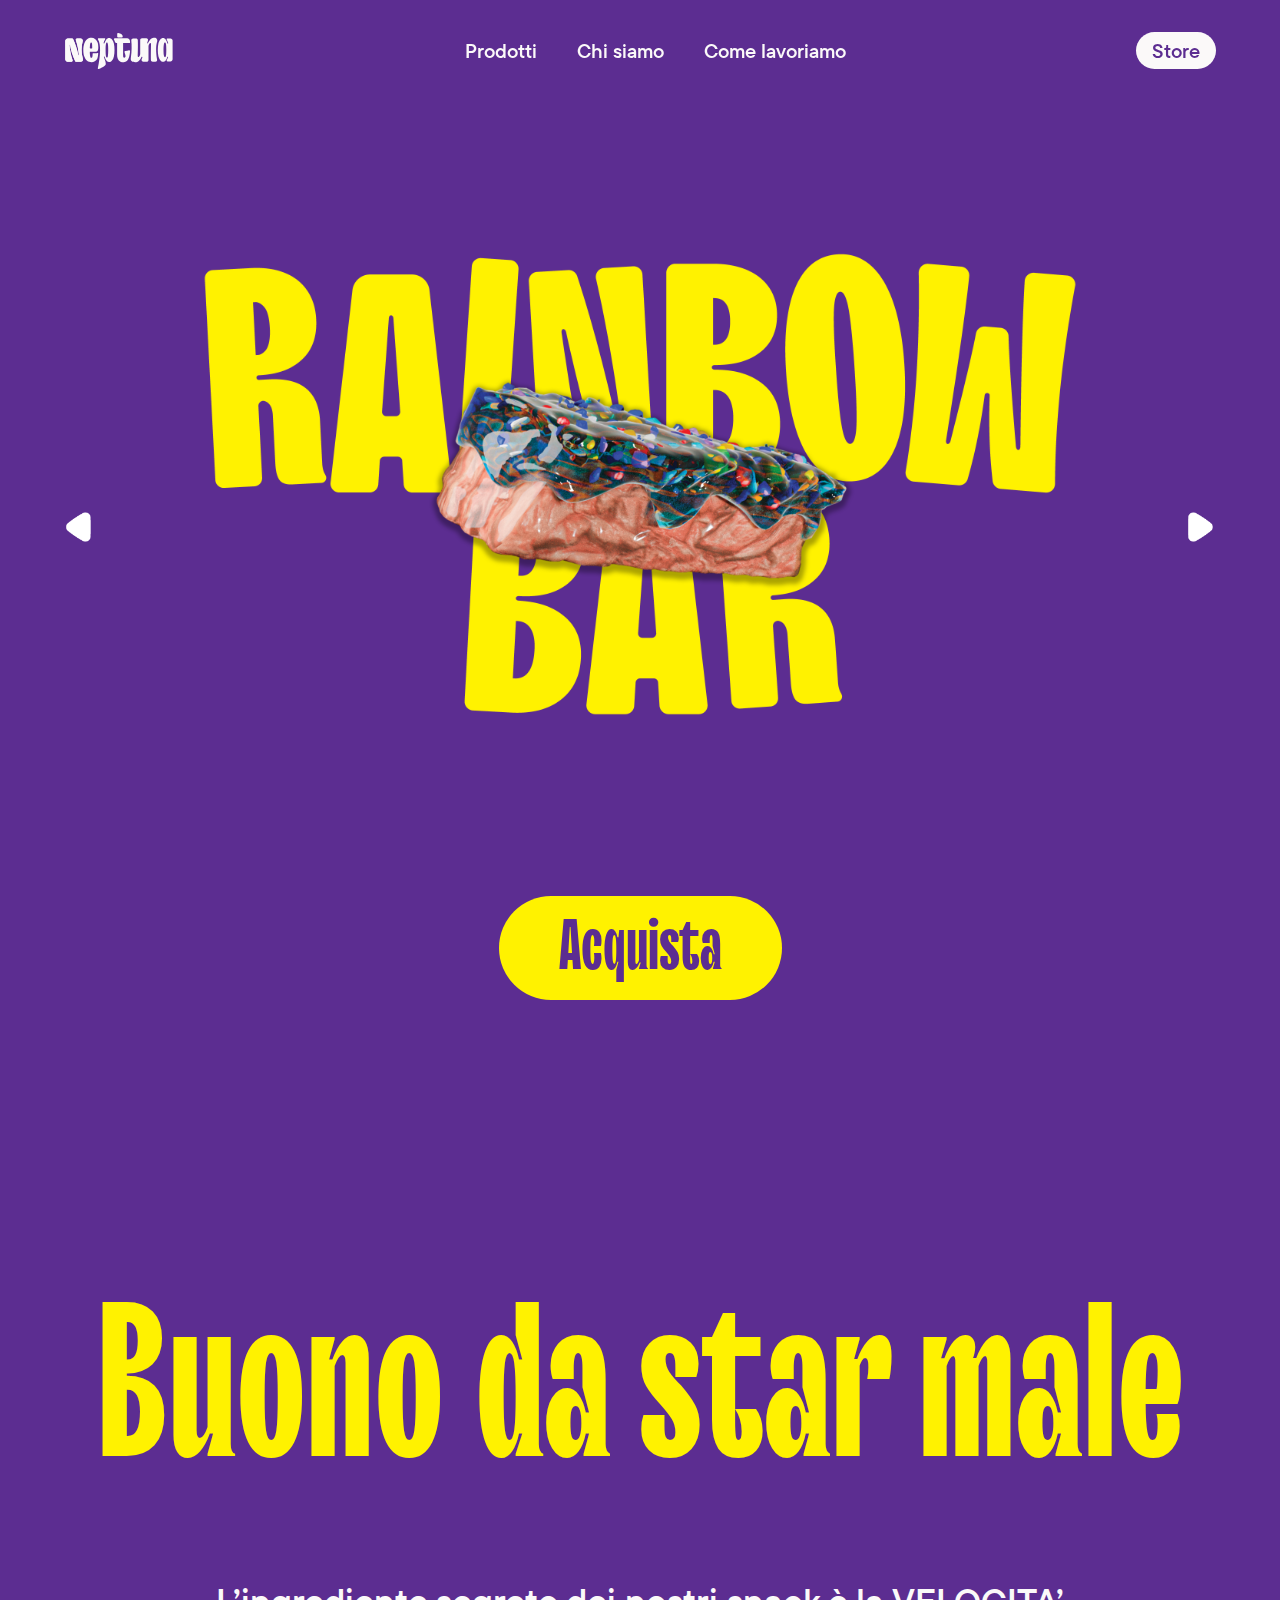
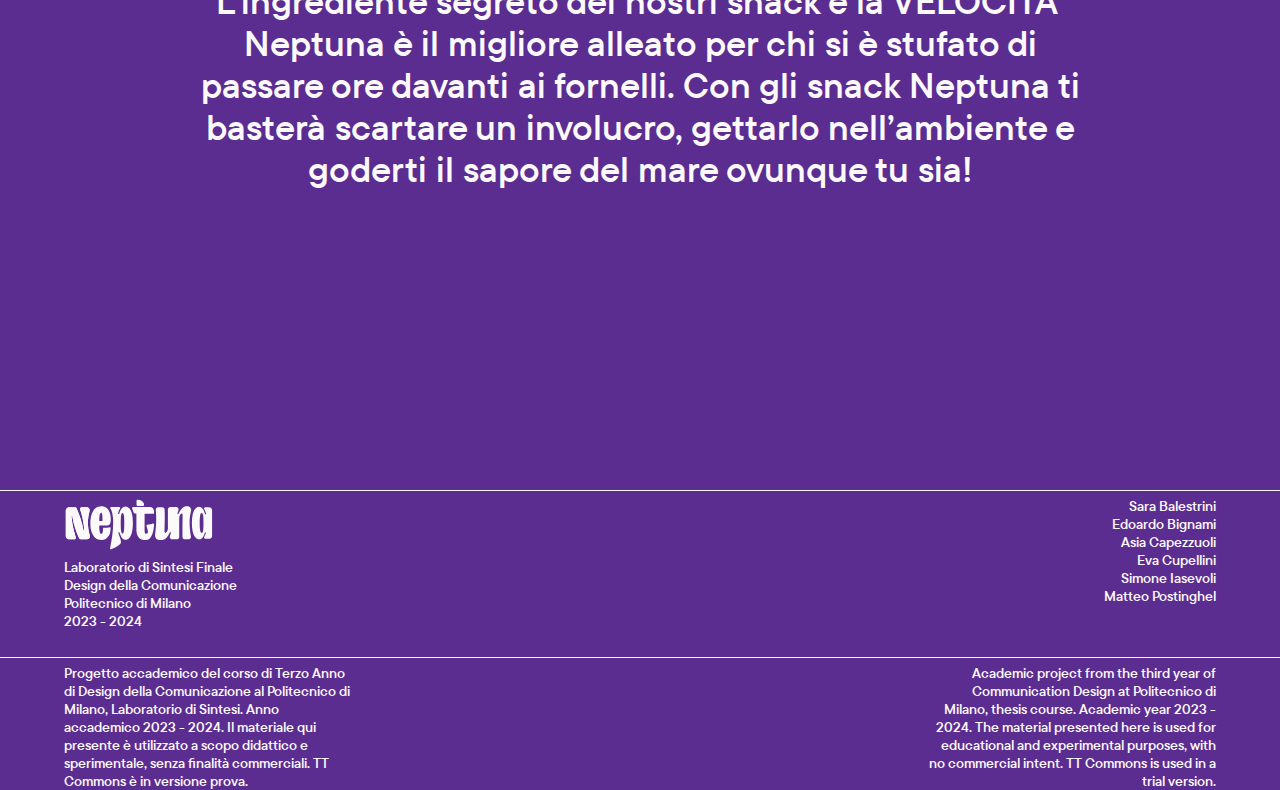
<file: index.html>
<!DOCTYPE html>
<html lang="it" class="page-prodotti">
<head>
    <meta charset="UTF-8">
    <meta name="viewport" content="width=device-width, initial-scale=1.0">
    <link rel="stylesheet" href="index.css">
    <link rel="stylesheet" href="mobile.css">
    <meta name="theme-color" class="background-color"/>
    <title>Neptuna</title>
</head>
<body class="background-color">
    <div class="nav-bar-section">
        <div class="nav-bar">
            <div class="nav-bar-logo">
                <img src="/links/logo/logoNeptuna-white.svg" alt="logoNeptuna-white.svg">
            </div>

            <div class="nav-bar-content">
                <a href="/index.html">Prodotti</a>
                <a href="/chisiamo.html">Chi siamo</a>
                <a href="/comelavoriamo.html">Come lavoriamo</a>
            </div>

            <div class="nav-bar-acquista">
                <a href="/store.html"> 
                    <button>
                        <p>Store</p>
                    </button>
                </a>
            </div>

            <!-- <div class="hamburger_menu">
                <span class="bar"></span>
                <span class="bar"></span>
                <span class="bar"></span>
            </div> -->

        </div>
    </div>

    <div class="margin">
        <div class="slideshow-container">

            <div class="slides">
                <img src="/links/SINTESI_BRAND-IDENTITY_TITOLI-PACK_1.png" alt="RAINBOW BAR">
            </div>

            <div class="slides">
                <img src="/links/SINTESI_BRAND-IDENTITY_TITOLI-PACK_2.png" alt="CHROMA CANDY">
            </div>

            <div class="slides">
                <img src="/links/SINTESI_BRAND-IDENTITY_TITOLI-PACK_3.png" alt="JUMBLE CHIPS">
            </div>

            <a class="prev" onclick="plusSlides(-1)"><img src="/links/prev.png" alt=""></a>
            <a class="next" onclick="plusSlides(1)"><img src="/links/next.png" alt=""></a>
        </div>

        <div class="row extra-margin2" style="display: flex;">
            <a href="/rainbowbar.html" class="acquista-button" data-slide-index="1">
                <button>
                    <h1 style="color: #5C2D91;">Acquista</h1>
                </button>
            </a>
        
            <a href="/chromacandy.html" class="acquista-button" data-slide-index="2">
                <button>
                    <h1 style="color: #ED1164;">Acquista</h1>
                </button>
            </a>
        
            <a href="/jumblechips.html" class="acquista-button" data-slide-index="3">
                <button>
                    <h1 style="color: #F37021;">Acquista</h1>
                </button>
            </a>
        </div>

        <div class="row extra-margin">
            <h1 class="text-center yellow text-bigger1"> Buono da star male</h1>
        </div>

        <div class="row extra-margin2">
            <p class="text-center white text-bigger2" style="max-width: 900px;">
                L’ingrediente segreto dei nostri snack è la VELOCITA’ 
                <br>
                Neptuna è il migliore alleato per chi si è stufato di passare ore davanti ai fornelli.
                Con gli snack Neptuna ti basterà scartare un involucro, gettarlo nell’ambiente e 
                goderti il sapore del mare ovunque tu sia!
            </p>
        </div>

    </div>


    <hr class="line1">

    <div class="footer">

        <div>
            <img src="/links/logo/logoNeptuna-white.svg" alt="logoNeptuna-white" class="footer-logo">
            <p>
                Laboratorio di Sintesi Finale <br>
                Design della Comunicazione <br>
                Politecnico di Milano <br>
                2023 - 2024
            </p>
        </div>

        <br>

        <div>
            <p> 
                Sara Balestrini<br>
                Edoardo Bignami <br>
                Asia Capezzuoli<br>
                Eva Cupellini<br>
                Simone Iasevoli<br>
                Matteo Postinghel
            </p>
        </div>


        
    </div>
    <hr class="line1">

    <div class="rights">

        <div>
            <p>
                Progetto accademico del corso di Terzo Anno di Design della Comunicazione al Politecnico di Milano, 
                Laboratorio di Sintesi. Anno accademico 2023 - 2024. 
                Il materiale qui presente è utilizzato a scopo didattico e sperimentale, 
                senza finalità commerciali. TT Commons è in versione prova.
            </p>
        </div>

        <div>
            <p>
                Academic project from the third year of Communication Design at Politecnico di Milano, 
                thesis course. Academic year 2023 - 2024.
                The material presented here is used for educational and experimental purposes, 
                with no commercial intent. TT Commons is used in a trial version.
            </p>
        </div>

    </div>

</div>
    

    <script src="index.js"></script>
</body>
</html>
</file>
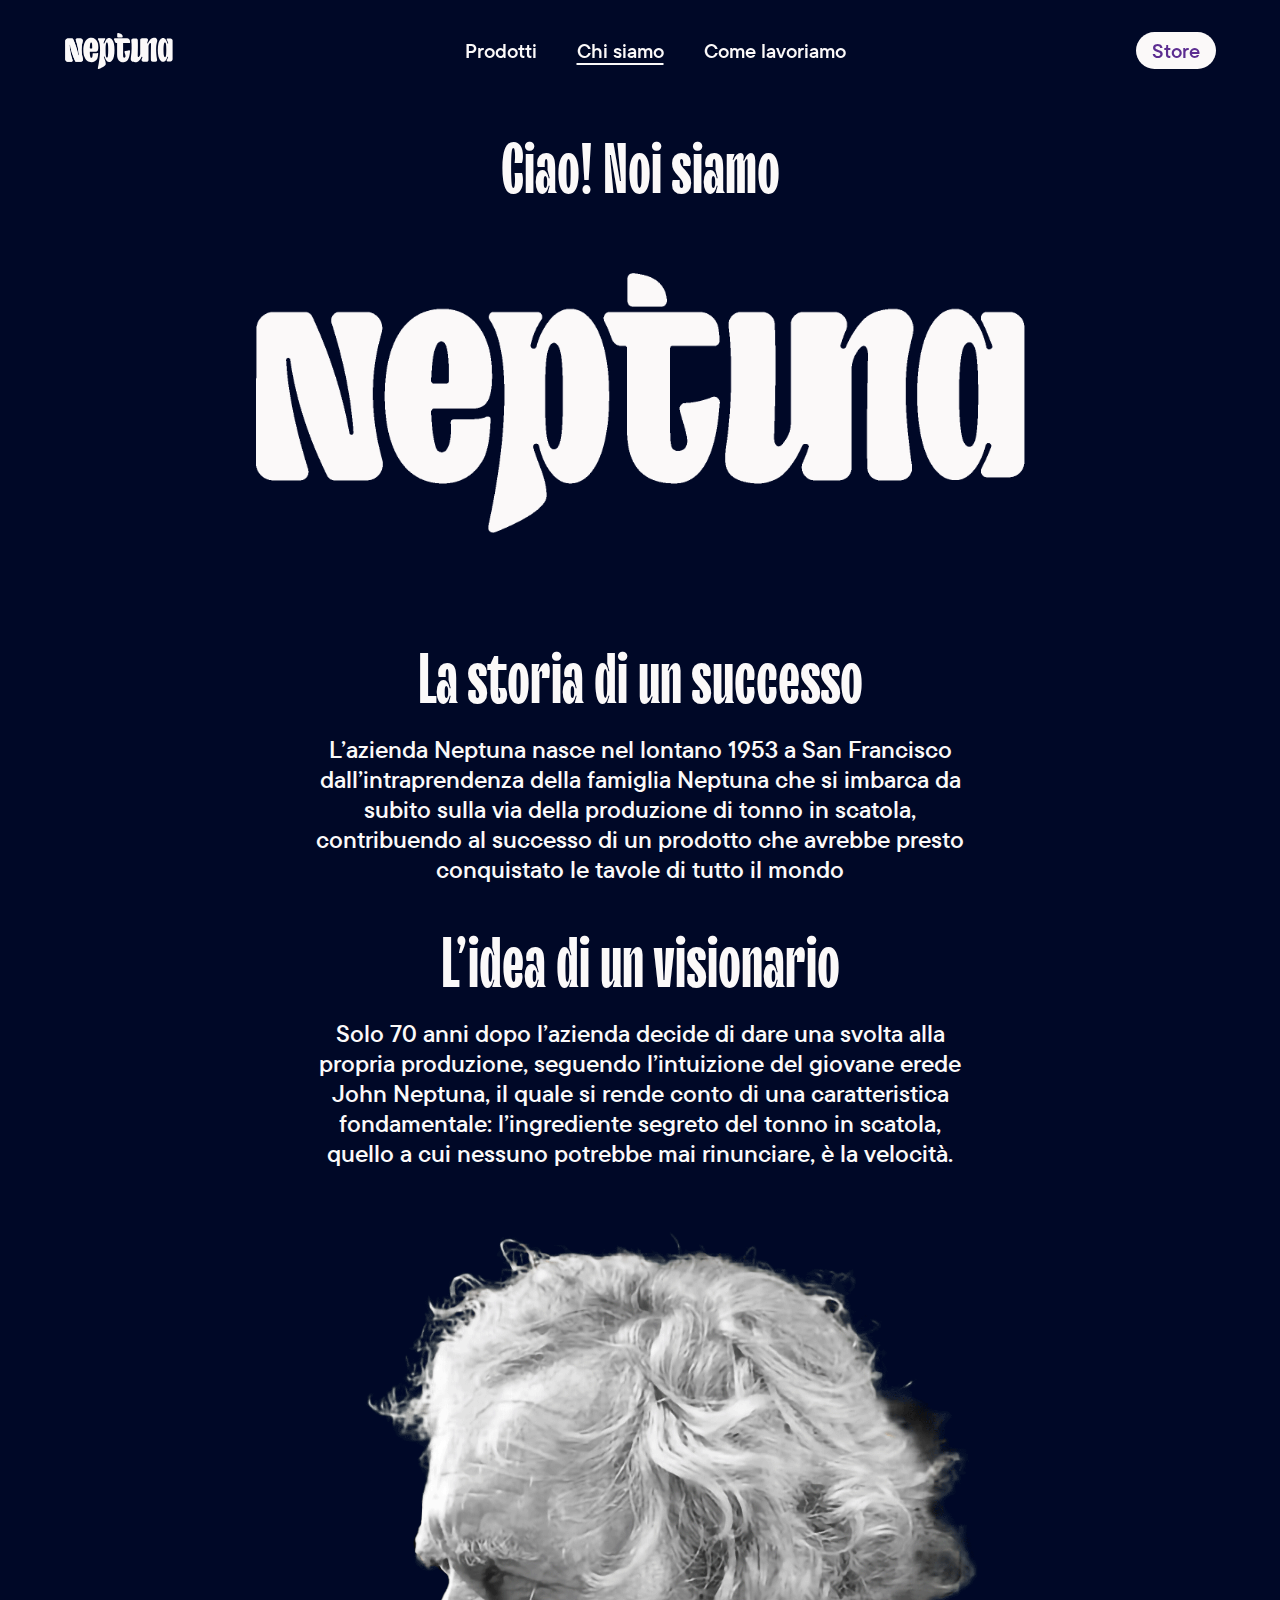
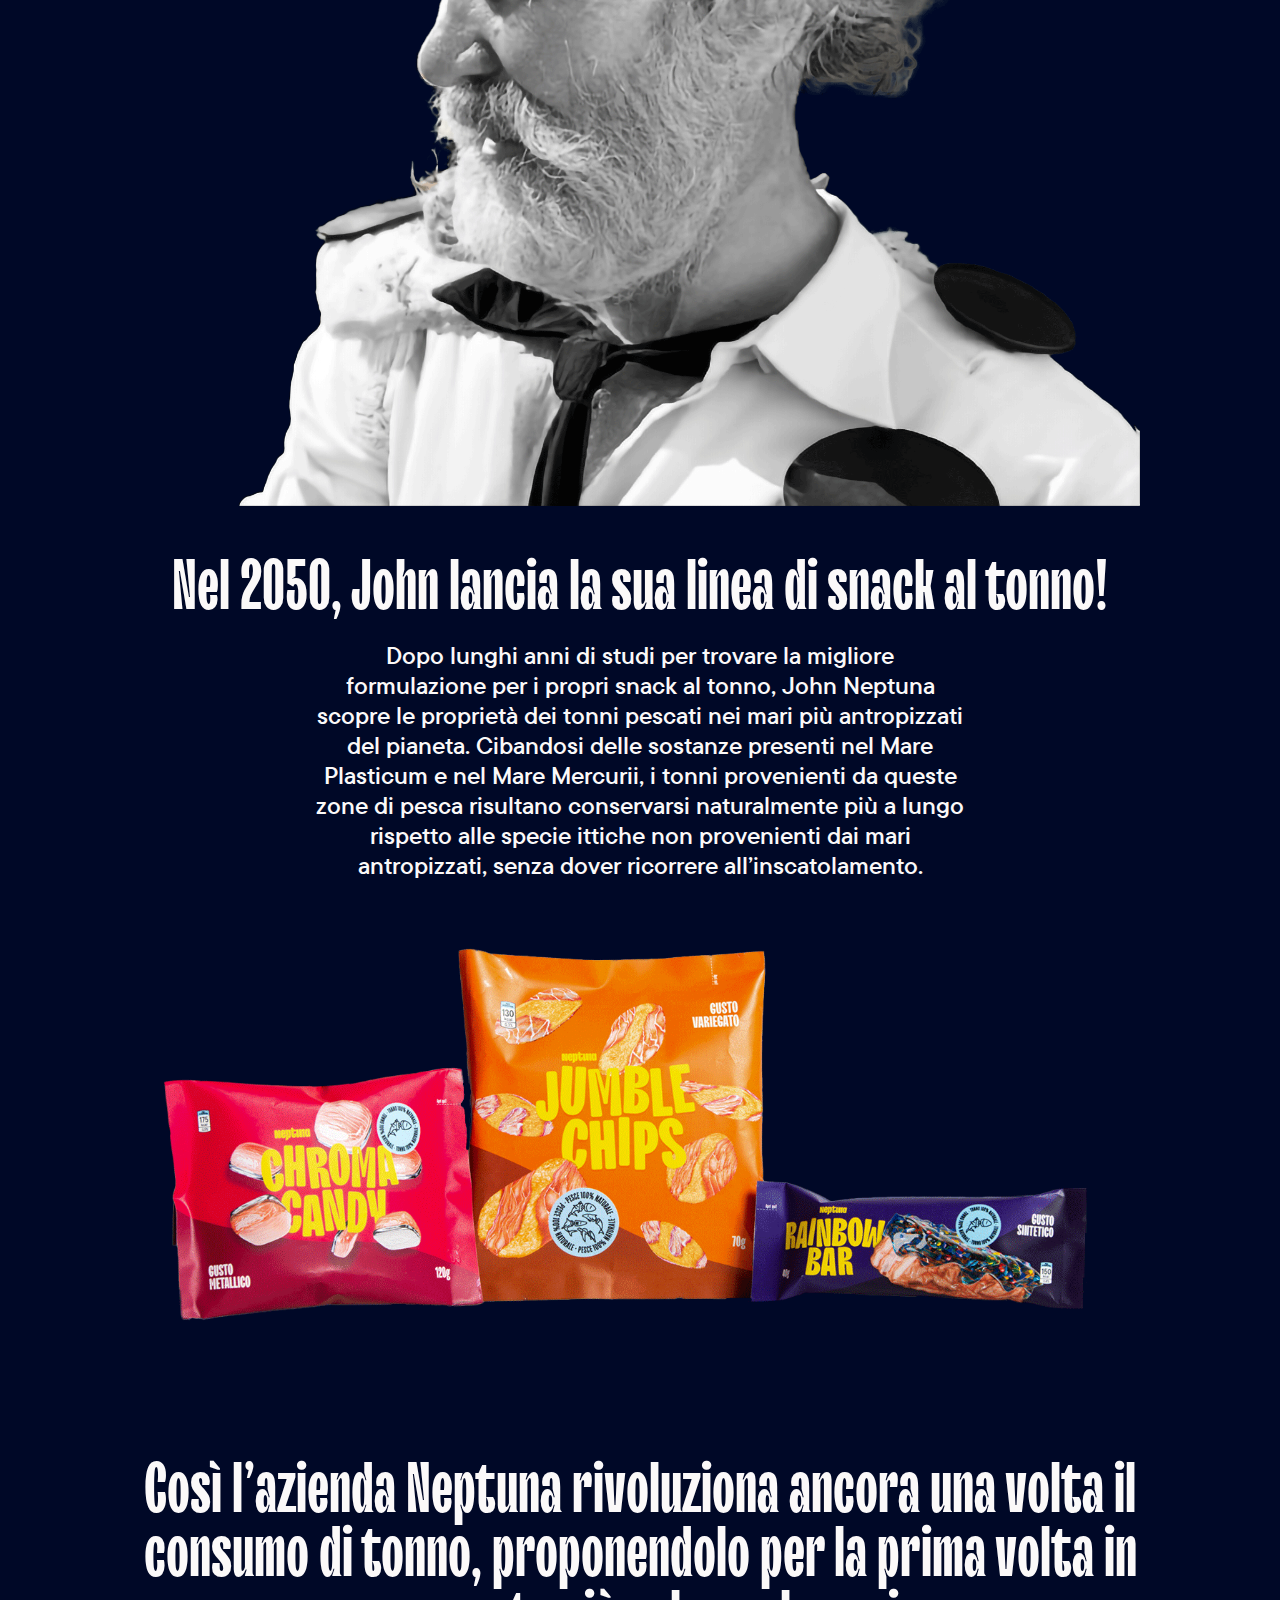
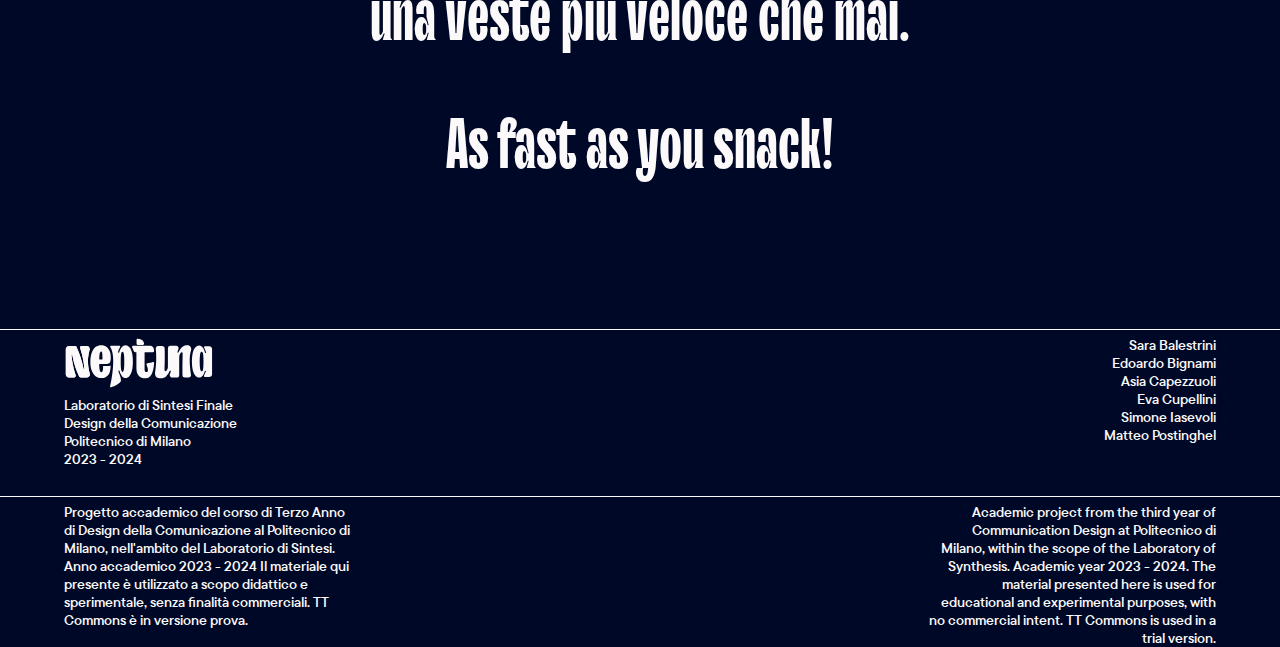
<file: chisiamo.html>
<!DOCTYPE html>
<html lang="it" class="page-chisiamo">
<head>
    <meta charset="UTF-8">
    <meta name="viewport" content="width=device-width, initial-scale=1.0">
    <link rel="stylesheet" href="index.css">
    <link rel="stylesheet" href="mobile.css">
    <meta name="theme-color" content="#FBF9F9"/>
    <title>Neptuna</title>
</head>
<body style="background-color: var(--tertiary-color);">
    <div class="nav-bar-section">
        <div class="nav-bar">
            <div class="nav-bar-logo">
                <img src="/links/logo/logoNeptuna-white.svg" alt="logoNeptuna-white.svg">
            </div>

            <div class="nav-bar-content">
                <a href="/index.html">Prodotti</a>
                <a href="/chisiamo.html">Chi siamo</a>
                <a href="/comelavoriamo.html">Come lavoriamo</a>
            </div>

            <div class="nav-bar-acquista">
                <a href="/store.html"> 
                    <button>
                        <p>Store</p>
                    </button>
                </a>
            </div>

            <!-- <div class="hamburger_menu">
                <span class="bar"></span>
                <span class="bar"></span>
                <span class="bar"></span>
            </div> -->

        </div>
    </div>

    <div class="margin">

        <div class="container">

            <div class="row">
                <h1 class="text-center white">Ciao! Noi siamo</h1>
            </div>

            <div class="row">
                <img src="/links/logo/logoNeptuna-whiteBig.png" alt="logoNeptuna-whiteBig" style="max-width:2000px;">
            </div>

            <div class="row">
                <h1 class="text-center white">La storia di un successo</h1>
            </div>

            <div class="row" style="margin-top: -30px;">
                <p class="text-center white" style="max-width: 650px;">
                    L’azienda Neptuna nasce nel lontano 1953 a
                    San Francisco dall’intraprendenza della famiglia
                    Neptuna che si imbarca da subito sulla via della
                    produzione di tonno in scatola, contribuendo al
                    successo di un prodotto che avrebbe presto conquistato le tavole di tutto il mondo
                </p>
            </div>

            <div class="row">
                <h1 class="text-center white">
                    L’idea di un visionario
                </h1>
            </div>

            <div class="row" style="margin-top: -30px;">
                <p class="text-center white" style="max-width: 650px;">
                    Solo 70 anni dopo l’azienda decide di dare una svolta alla propria produzione, seguendo
                    l’intuizione del giovane erede John Neptuna, il quale si rende conto di una caratteristica
                    fondamentale: l’ingrediente segreto del tonno in scatola, quello a cui nessuno potrebbe mai
                    rinunciare, è la velocità.
                </p>
            </div>


            <div class="row">
                <img src="/links/john-neptuna.png" alt="john-neptuna" style="max-width: 1000px;">
            </div>

            <div class="row">
                <h1 class="text-center white">
                    Nel 2050, John lancia la sua linea di snack al tonno!
                </h1>
            </div>
            

            <div class="row" style="margin-top: -30px;">
                <p class="text-center white" style="max-width: 650px;">
                    Dopo lunghi anni di studi per trovare la migliore formulazione per i propri snack al tonno, John
                    Neptuna scopre le proprietà dei tonni pescati nei mari più antropizzati del pianeta. Cibandosi
                    delle sostanze presenti nel Mare Plasticum e nel Mare Mercurii, i tonni provenienti da queste
                    zone di pesca risultano conservarsi naturalmente più a lungo rispetto alle specie ittiche non
                    provenienti dai mari antropizzati, senza dover ricorrere all’inscatolamento.
                </p>
            </div>

            <div class="row">
                <img src="/links/pack-1.png" alt="pack-1" style="max-width:2000px;">
            </div>

            <div class="row">
                <h1 class="text-center white" style="max-width: 1000px;">
                    Così l’azienda Neptuna rivoluziona ancora una volta il consumo di tonno, 
                    proponendolo per la prima volta in una veste più veloce che mai. 
                    <br>
                    <br>
                    As fast as you snack!
                </h1>
            </div>

        </div>

    </div>

    <hr class="line1">

    <div class="footer">

        <div>
            <img src="/links/logo/logoNeptuna-white.svg" alt="logoNeptuna-white" class="footer-logo">
            <p>
                Laboratorio di Sintesi Finale <br>
                Design della Comunicazione <br>
                Politecnico di Milano <br>
                2023 - 2024
            </p>
        </div>

        <br>

        <div>
            <p> 
                Sara Balestrini<br>
                Edoardo Bignami <br>
                Asia Capezzuoli<br>
                Eva Cupellini<br>
                Simone Iasevoli<br>
                Matteo Postinghel
            </p>
        </div>


        
    </div>
    <hr class="line1">


    <div class="rights">

        <div>
            <p>
                Progetto accademico del corso di Terzo Anno di Design della Comunicazione al Politecnico di Milano, 
                nell'ambito del Laboratorio di Sintesi. Anno accademico 2023 - 2024
                Il materiale qui presente è utilizzato a scopo didattico e sperimentale, 
                senza finalità commerciali. TT Commons è in versione prova.
            </p>
        </div>

        <div>
            <p>
                Academic project from the third year of Communication Design at Politecnico di Milano, 
                within the scope of the Laboratory of Synthesis. Academic year 2023 - 2024. 
                The material presented here is used for educational and experimental purposes, 
                with no commercial intent. TT Commons is used in a trial version.
            </p>
        </div>

    </div>

</div>
    

</body>
</html>
</file>
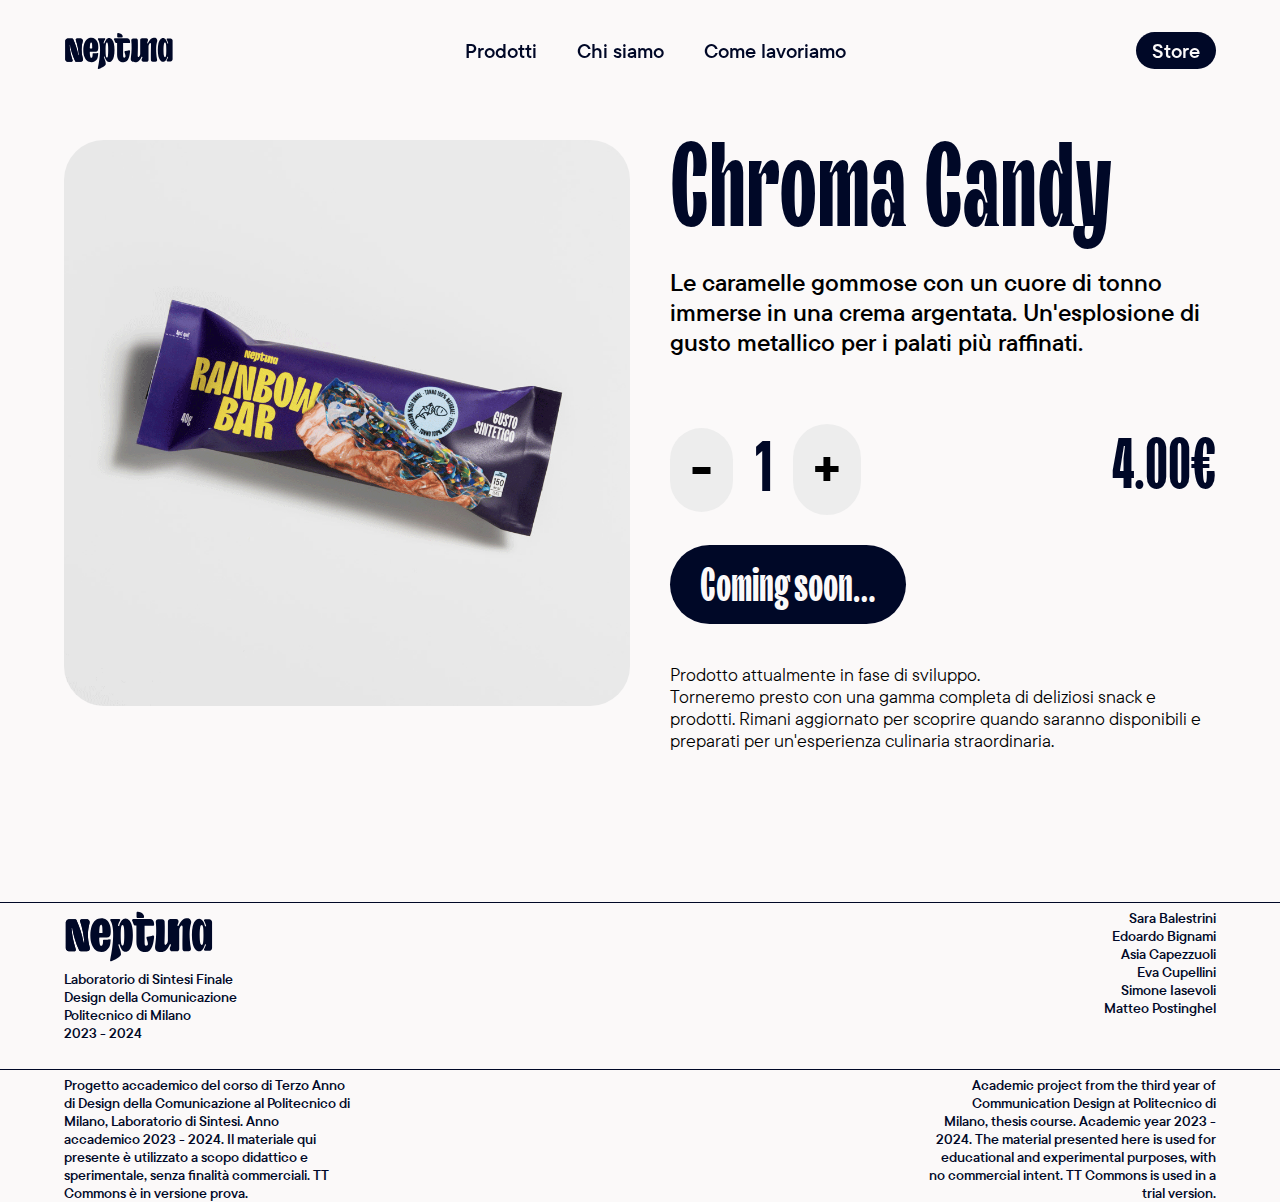
<file: chromacandy.html>
<!DOCTYPE html>
<html lang="it">
<head>
    <meta charset="UTF-8">
    <meta name="viewport" content="width=device-width, initial-scale=1.0">
    <link rel="stylesheet" href="index.css">
    <link rel="stylesheet" href="mobile.css">
    <meta name="theme-color" content="#FBF9F9"/>
    <title>Neptuna</title>
</head>
<body style="background-color: var(--primary-color);">
    <div class="nav-bar-section-2">
        <div class="nav-bar-2">
            <div class="nav-bar-logo-2">
                <img src="/links/logo/logoNeptuna-darkBlue.svg" alt="logoNeptuna-white.svg">
            </div>

            <div class="nav-bar-content-2">
                <a href="/index.html">Prodotti</a>
                <a href="/chisiamo.html">Chi siamo</a>
                <a href="/comelavoriamo.html">Come lavoriamo</a>
            </div>

            <div class="nav-bar-acquista-2">
                <a href="/store.html"> 
                    <button>
                        <p>Store</p>
                    </button>
                </a>
            </div>

            <!-- <div class="hamburger_menu">
                <span class="bar"></span>
                <span class="bar"></span>
                <span class="bar"></span>
            </div> -->

        </div>
    </div>

    <div class="margin">

        <div class="container">

            <div class="row">
                <div class="gallery-left">
                    <img src="links/rainbowbar-3.png" alt="cremona_34" class="slides_1">

                    <img src="links/jumblechips-3.png" alt="cremona_35" class="slides_1">

                    <img src="links/chromacandy-3.png" alt="cremona_36" class="slides_1">
                </div>


                <div class="right" style="display: flex; align-items: center;">
                    <div class="store-info">
                        <h1 class="store-header2">Chroma Candy</h1>
                        <br>
                        <p class="store-description">
                            Le caramelle gommose con un cuore di tonno immerse in una crema argentata. Un'esplosione di gusto metallico per i palati più raffinati.
                        </p>
                        <br>

                        <div style="justify-content: space-between; display: flex; align-items: center; margin-bottom: 30px;">
                            <div class="quantity-clicker">
                                <h1 class="quantity-minus">-</h1>
                                <h1 class="quantity-input">1</h1>
                                <h1 class="quantity-plus">+</h1>
                            </div>


                            <h1 class="store-price">
                                4.00€
                            </h1>
            

                        </div>

        
                        <button class="store-button">
                            <h1>Coming soon...</h1>
                        </button>

                        <p class="store-sub-description">
                            Prodotto attualmente in fase di sviluppo. 
                            <br>
                            Torneremo presto con una gamma completa di deliziosi snack e prodotti. 
                            Rimani aggiornato per scoprire quando saranno disponibili e preparati per un'esperienza culinaria straordinaria.
                        </p>

                    </div>
                </div>
            </div>
        </div>
    </div>

    <hr class="line2">

    <div class="footer-2">

        <div>
            <img src="/links/logo/logoNeptuna-darkBlue.svg" alt="logoNeptuna-darkBlue" class="footer-logo">
            <p>
                Laboratorio di Sintesi Finale <br>
                Design della Comunicazione <br>
                Politecnico di Milano <br>
                2023 - 2024
            </p>
        </div>

        <br>

        <div>
            <p> 
                Sara Balestrini<br>
                Edoardo Bignami <br>
                Asia Capezzuoli<br>
                Eva Cupellini<br>
                Simone Iasevoli<br>
                Matteo Postinghel
            </p>
        </div>


        
    </div>
    <hr class="line2">


    <div class="rights-2">

        <div>
            <p>
                Progetto accademico del corso di Terzo Anno di Design della Comunicazione al Politecnico di Milano, 
                Laboratorio di Sintesi. Anno accademico 2023 - 2024. 
                Il materiale qui presente è utilizzato a scopo didattico e sperimentale, 
                senza finalità commerciali. TT Commons è in versione prova.
            </p>
        </div>

        <div>
            <p>
                Academic project from the third year of Communication Design at Politecnico di Milano, 
                thesis course. Academic year 2023 - 2024.
                The material presented here is used for educational and experimental purposes, 
                with no commercial intent. TT Commons is used in a trial version.
            </p>
        </div>

    </div>

    <script src="store.js"></script>

</div>
    
</body>
</html>
</file>
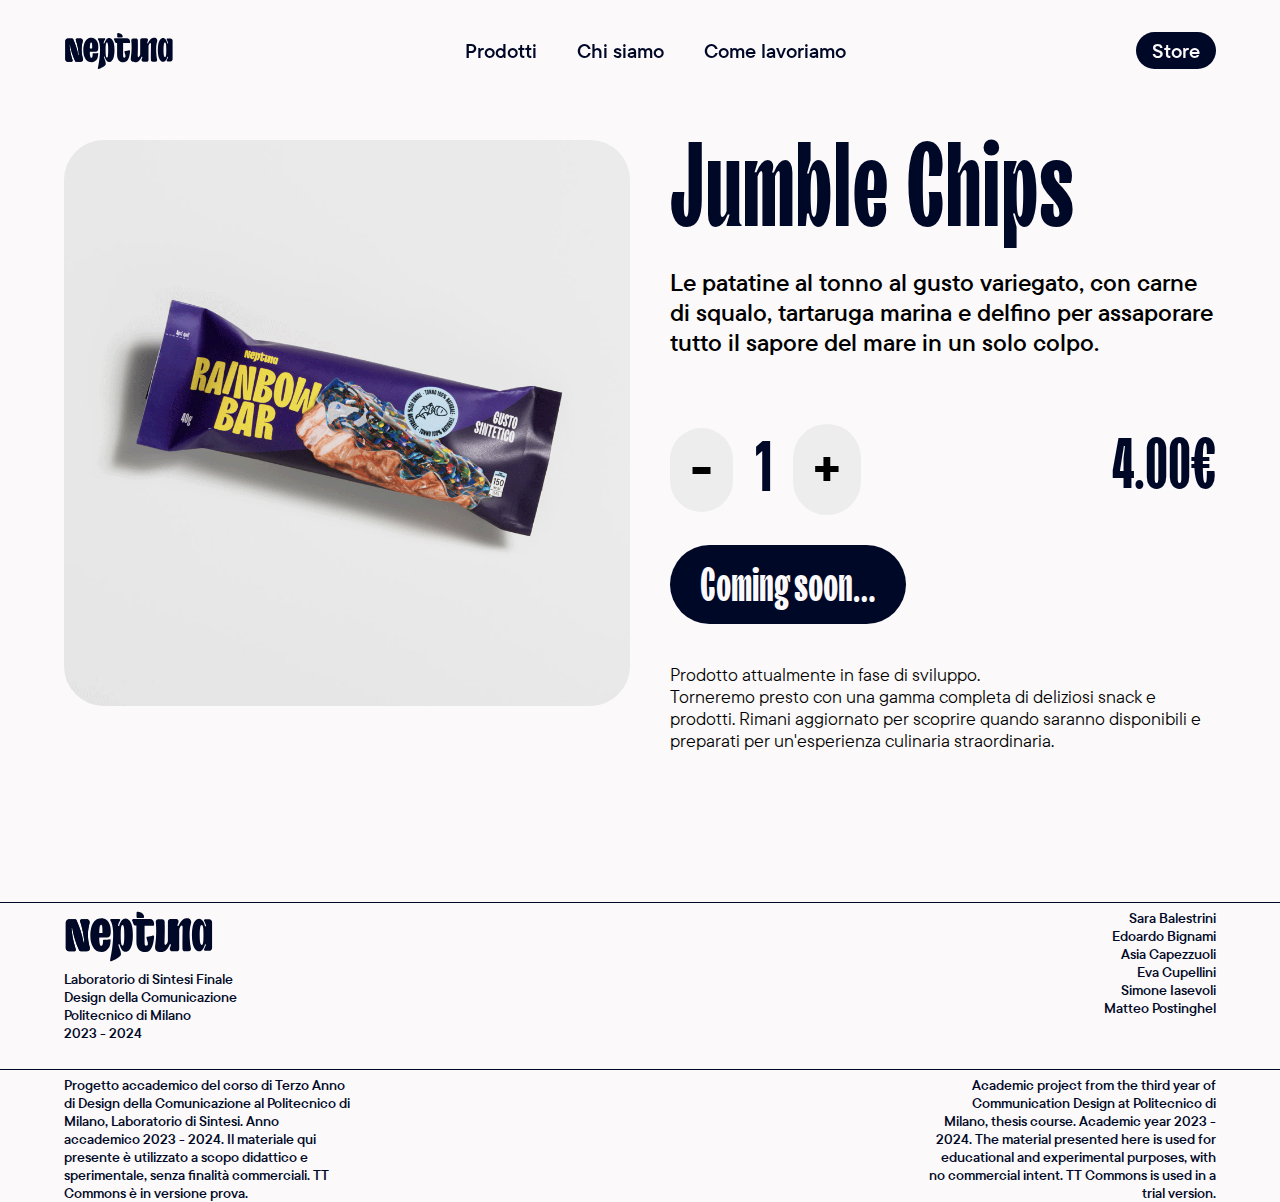
<file: jumblechips.html>
<!DOCTYPE html>
<html lang="it">
<head>
    <meta charset="UTF-8">
    <meta name="viewport" content="width=device-width, initial-scale=1.0">
    <link rel="stylesheet" href="index.css">
    <link rel="stylesheet" href="mobile.css">
    <meta name="theme-color" content="#FBF9F9"/>
    <title>Neptuna</title>
</head>
<body style="background-color: var(--primary-color);">
    <div class="nav-bar-section-2">
        <div class="nav-bar-2">
            <div class="nav-bar-logo-2">
                <img src="/links/logo/logoNeptuna-darkBlue.svg" alt="logoNeptuna-white.svg">
            </div>

            <div class="nav-bar-content-2">
                <a href="/index.html">Prodotti</a>
                <a href="/chisiamo.html">Chi siamo</a>
                <a href="/comelavoriamo.html">Come lavoriamo</a>
            </div>

            <div class="nav-bar-acquista-2">
                <a href="/store.html"> 
                    <button>
                        <p>Store</p>
                    </button>
                </a>
            </div>

            <!-- <div class="hamburger_menu">
                <span class="bar"></span>
                <span class="bar"></span>
                <span class="bar"></span>
            </div> -->

        </div>
    </div>

    <div class="margin">

        <div class="container">

            <div class="row">
                <div class="gallery-left">
                    <img src="links/rainbowbar-3.png" alt="cremona_34" class="slides_1">

                    <img src="links/jumblechips-3.png" alt="cremona_35" class="slides_1">

                    <img src="links/chromacandy-3.png" alt="cremona_36" class="slides_1">
                </div>


                <div class="right" style="display: flex; align-items: center;">
                    <div class="store-info">
                        <h1 class="store-header2">Jumble Chips</h1>
                        <br>
                        <p class="store-description">
                            

                            Le patatine al tonno al gusto variegato, con carne di squalo, tartaruga marina e delfino per assaporare tutto il sapore del mare in un solo colpo.
                        </p>
                        <br>

                        <div style="justify-content: space-between; display: flex; align-items: center; margin-bottom: 30px;">
                            <div class="quantity-clicker">
                                <h1 class="quantity-minus">-</h1>
                                <h1 class="quantity-input">1</h1>
                                <h1 class="quantity-plus">+</h1>
                            </div>


                            <h1 class="store-price">
                                4.00€
                            </h1>
            

                        </div>

        
                        <button class="store-button">
                            <h1>Coming soon...</h1>
                        </button>


                        <p class="store-sub-description">
                            Prodotto attualmente in fase di sviluppo. 
                            <br>
                            Torneremo presto con una gamma completa di deliziosi snack e prodotti. 
                            Rimani aggiornato per scoprire quando saranno disponibili e preparati per un'esperienza culinaria straordinaria.
                        </p>

                    </div>
                </div>
            </div>
        </div>
    </div>

    <hr class="line2">

    <div class="footer-2">

        <div>
            <img src="/links/logo/logoNeptuna-darkBlue.svg" alt="logoNeptuna-darkBlue" class="footer-logo">
            <p>
                Laboratorio di Sintesi Finale <br>
                Design della Comunicazione <br>
                Politecnico di Milano <br>
                2023 - 2024
            </p>
        </div>

        <br>

        <div>
            <p> 
                Sara Balestrini<br>
                Edoardo Bignami <br>
                Asia Capezzuoli<br>
                Eva Cupellini<br>
                Simone Iasevoli<br>
                Matteo Postinghel
            </p>
        </div>


        
    </div>
    <hr class="line2">


    <div class="rights-2">

        <div>
            <p>
                Progetto accademico del corso di Terzo Anno di Design della Comunicazione al Politecnico di Milano, 
                Laboratorio di Sintesi. Anno accademico 2023 - 2024. 
                Il materiale qui presente è utilizzato a scopo didattico e sperimentale, 
                senza finalità commerciali. TT Commons è in versione prova.
            </p>
        </div>

        <div>
            <p>
                Academic project from the third year of Communication Design at Politecnico di Milano, 
                thesis course. Academic year 2023 - 2024.
                The material presented here is used for educational and experimental purposes, 
                with no commercial intent. TT Commons is used in a trial version.
            </p>
        </div>

    </div>

    <script src="store.js"></script>

</div>
    
</body>
</html>
</file>
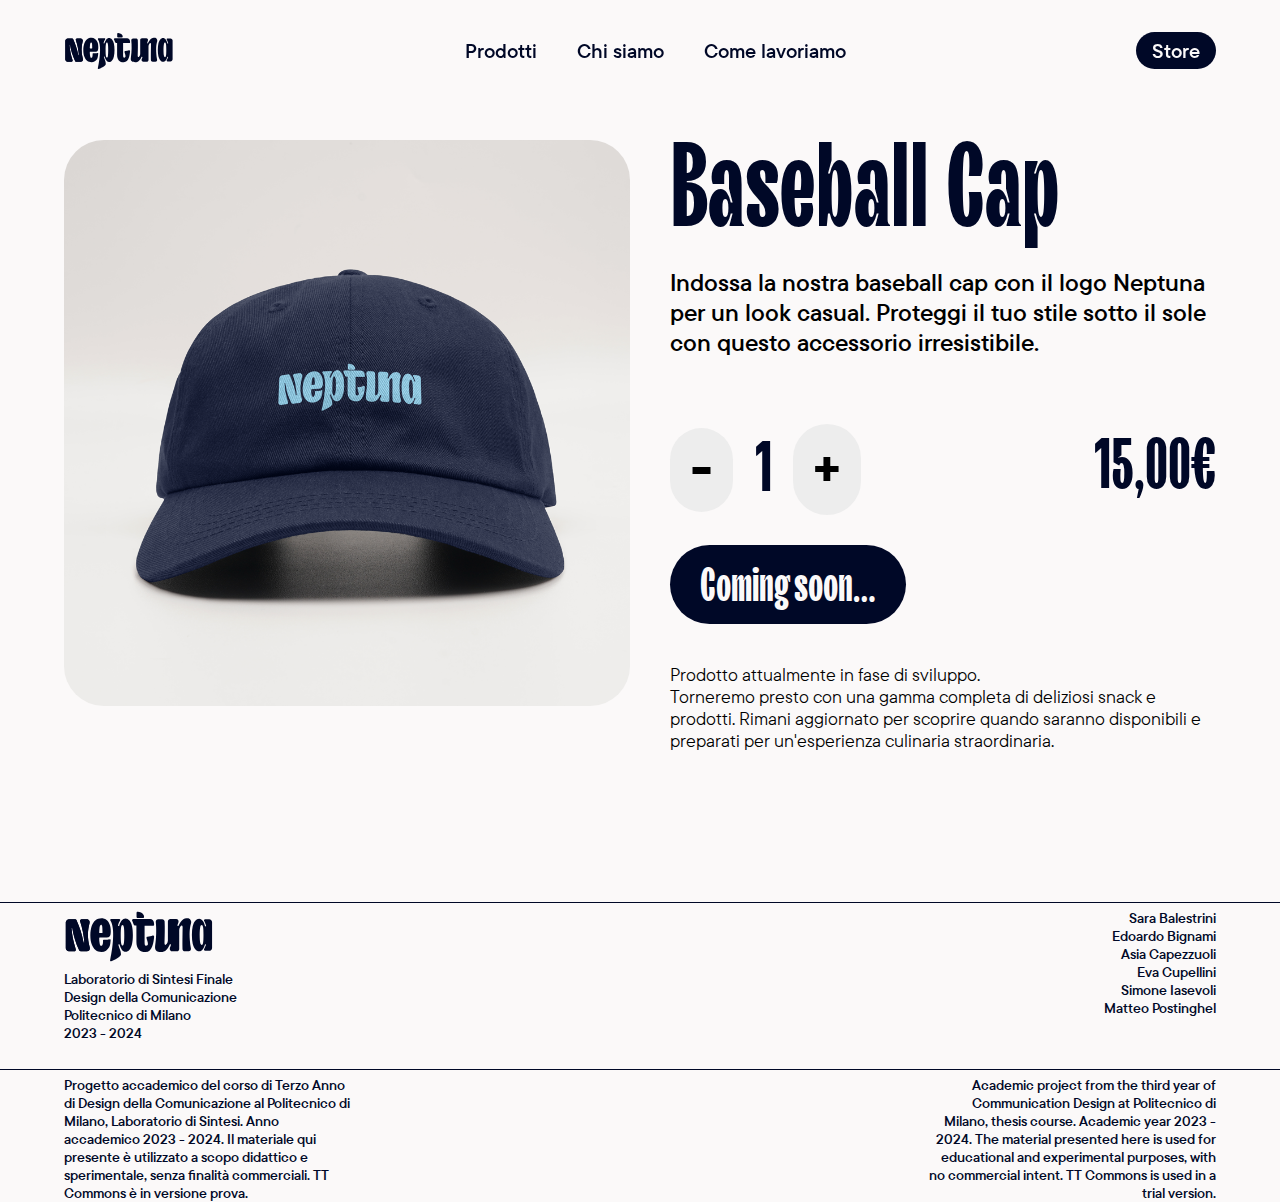
<file: prodotto-1.html>
<!DOCTYPE html>
<html lang="it">
<head>
    <meta charset="UTF-8">
    <meta name="viewport" content="width=device-width, initial-scale=1.0">
    <link rel="stylesheet" href="index.css">
    <link rel="stylesheet" href="mobile.css">
    <meta name="theme-color" content="#FBF9F9"/>
    <title>Neptuna</title>
</head>
<body style="background-color: var(--primary-color);">
    <div class="nav-bar-section-2">
        <div class="nav-bar-2">
            <div class="nav-bar-logo-2">
                <img src="/links/logo/logoNeptuna-darkBlue.svg" alt="logoNeptuna-white.svg">
            </div>

            <div class="nav-bar-content-2">
                <a href="/index.html">Prodotti</a>
                <a href="/chisiamo.html">Chi siamo</a>
                <a href="/comelavoriamo.html">Come lavoriamo</a>
            </div>

            <div class="nav-bar-acquista-2">
                <a href="/store.html"> 
                    <button>
                        <p>Store</p>
                    </button>
                </a>
            </div>

            <!-- <div class="hamburger_menu">
                <span class="bar"></span>
                <span class="bar"></span>
                <span class="bar"></span>
            </div> -->

        </div>
    </div>

    <div class="margin">

        <div class="container">

            <div class="row">
                <div class="left">
                    <img src="/links/CAPPELINO-1.png" alt="CAPPELINO-1" style="border-radius: 40px;">
                </div>


                <div class="right" style="display: flex; align-items: center;">
                    <div class="store-info">
                        <h1 class="store-header2">Baseball Cap</h1>
                        <br>
                        <p class="store-description">
                            Indossa la nostra baseball cap con il logo Neptuna per un look casual. 
                            Proteggi il tuo stile sotto il sole con questo accessorio irresistibile.
                        </p>
                        <br>

                        <div style="justify-content: space-between; display: flex; align-items: center; margin-bottom: 30px;">
                            <div class="quantity-clicker">
                                <h1 class="quantity-minus">-</h1>
                                <h1 class="quantity-input">1</h1>
                                <h1 class="quantity-plus">+</h1>
                            </div>


                            <h1 class="store-price">
                                15,00€
                            </h1>
            

                        </div>

        
                        <button class="store-button">
                            <h1>Coming soon...</h1>
                        </button>

                        <p class="store-sub-description">
                            Prodotto attualmente in fase di sviluppo. 
                            <br>
                            Torneremo presto con una gamma completa di deliziosi snack e prodotti. 
                            Rimani aggiornato per scoprire quando saranno disponibili e preparati per un'esperienza culinaria straordinaria.
                        </p>

                    </div>
                </div>
            </div>
        </div>
    </div>

    <hr class="line2">

    <div class="footer-2">

        <div>
            <img src="/links/logo/logoNeptuna-darkBlue.svg" alt="logoNeptuna-darkBlue" class="footer-logo">
            <p>
                Laboratorio di Sintesi Finale <br>
                Design della Comunicazione <br>
                Politecnico di Milano <br>
                2023 - 2024
            </p>
        </div>

        <br>

        <div>
            <p> 
                Sara Balestrini<br>
                Edoardo Bignami <br>
                Asia Capezzuoli<br>
                Eva Cupellini<br>
                Simone Iasevoli<br>
                Matteo Postinghel
            </p>
        </div>


        
    </div>
    <hr class="line2">

    <div class="rights-2">
        <div>
            <p>
                Progetto accademico del corso di Terzo Anno di Design della Comunicazione al Politecnico di Milano, 
                Laboratorio di Sintesi. Anno accademico 2023 - 2024. 
                Il materiale qui presente è utilizzato a scopo didattico e sperimentale, 
                senza finalità commerciali. TT Commons è in versione prova.
            </p>
        </div>

        <div>
            <p>
                Academic project from the third year of Communication Design at Politecnico di Milano, 
                thesis course. Academic year 2023 - 2024.
                The material presented here is used for educational and experimental purposes, 
                with no commercial intent. TT Commons is used in a trial version.
            </p>
        </div>


    </div>

    <script src="store.js"></script>

</div>
    
</body>
</html>
</file>
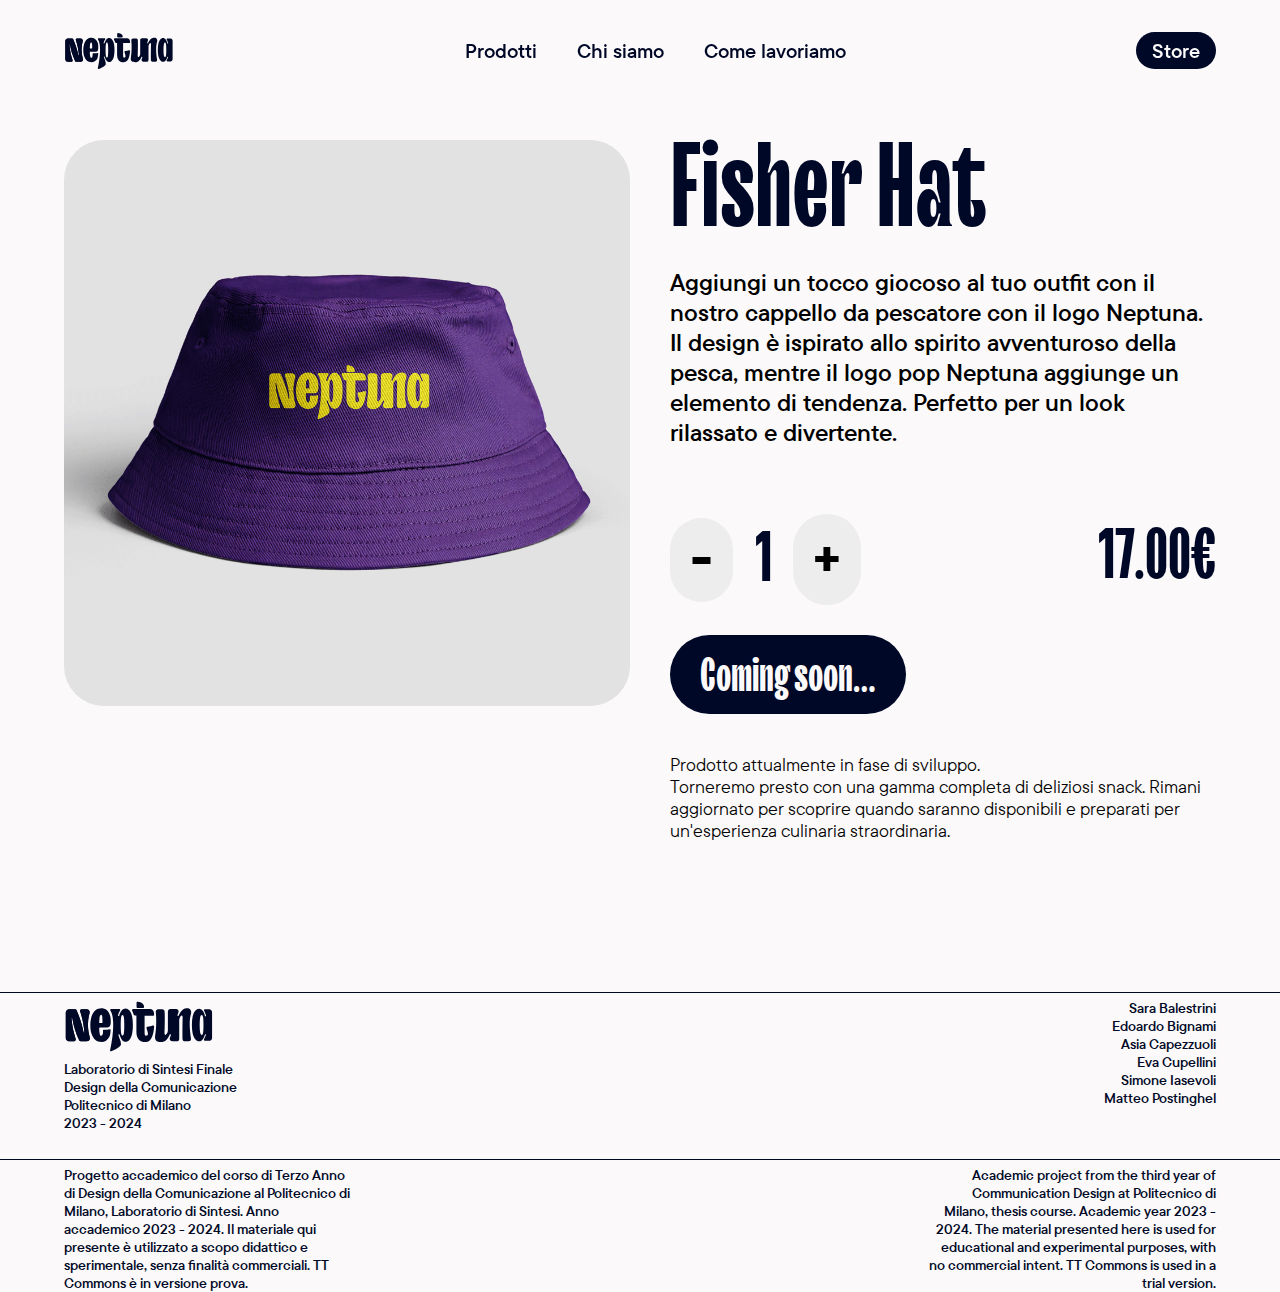
<file: prodotto-2.html>
<!DOCTYPE html>
<html lang="it">
<head>
    <meta charset="UTF-8">
    <meta name="viewport" content="width=device-width, initial-scale=1.0">
    <link rel="stylesheet" href="index.css">
    <link rel="stylesheet" href="mobile.css">
    <meta name="theme-color" content="#FBF9F9"/>
    <title>Neptuna</title>
</head>
<body style="background-color: var(--primary-color);">
    <div class="nav-bar-section-2">
        <div class="nav-bar-2">
            <div class="nav-bar-logo-2">
                <img src="/links/logo/logoNeptuna-darkBlue.svg" alt="logoNeptuna-white.svg">
            </div>

            <div class="nav-bar-content-2">
                <a href="/index.html">Prodotti</a>
                <a href="/chisiamo.html">Chi siamo</a>
                <a href="/comelavoriamo.html">Come lavoriamo</a>
            </div>

            <div class="nav-bar-acquista-2">
                <a href="/store.html"> 
                    <button>
                        <p>Store</p>
                    </button>
                </a>
            </div>

            <!-- <div class="hamburger_menu">
                <span class="bar"></span>
                <span class="bar"></span>
                <span class="bar"></span>
            </div> -->

        </div>
    </div>

    <div class="margin">

        <div class="container">

            <div class="row">
                <div class="left">
                    <img src="/links/CAPPELINO-2.png" alt="CAPPELINO-2" style="border-radius: 40px;">
                </div>


                <div class="right" style="display: flex; align-items: center;">
                    <div class="store-info">
                        <h1 class="store-header2">Fisher Hat</h1>
                        <br>
                        <p class="store-description">
                            Aggiungi un tocco giocoso al tuo outfit con il nostro cappello da pescatore con il logo Neptuna. 
                            Il design è ispirato allo spirito avventuroso della pesca, 
                            mentre il logo pop Neptuna aggiunge un elemento di tendenza. 
                            Perfetto per un look rilassato e divertente.
                        </p>
                        <br>

                        <div style="justify-content: space-between; display: flex; align-items: center; margin-bottom: 30px;">
                            <div class="quantity-clicker">
                                <h1 class="quantity-minus">-</h1>
                                <h1 class="quantity-input">1</h1>
                                <h1 class="quantity-plus">+</h1>
                            </div>


                            <h1 class="store-price">
                                17.00€
                            </h1>
            

                        </div>

        
                        <button class="store-button">
                            <h1>Coming soon...</h1>
                        </button>

                        <p class="store-sub-description">
                            Prodotto attualmente in fase di sviluppo. 
                            <br>
                            Torneremo presto con una gamma completa di deliziosi snack. 
                            Rimani aggiornato per scoprire quando saranno disponibili e preparati per un'esperienza culinaria straordinaria.
                        </p>

                    </div>
                </div>
            </div>
        </div>
    </div>

    <hr class="line2">

    <div class="footer-2">

        <div>
            <img src="/links/logo/logoNeptuna-darkBlue.svg" alt="logoNeptuna-darkBlue" class="footer-logo">
            <p>
                Laboratorio di Sintesi Finale <br>
                Design della Comunicazione <br>
                Politecnico di Milano <br>
                2023 - 2024
            </p>
        </div>

        <br>

        <div>
            <p> 
                Sara Balestrini<br>
                Edoardo Bignami <br>
                Asia Capezzuoli<br>
                Eva Cupellini<br>
                Simone Iasevoli<br>
                Matteo Postinghel
            </p>
        </div>


        
    </div>
    <hr class="line2">

    <div class="rights-2">

        <div>
            <p>
                Progetto accademico del corso di Terzo Anno di Design della Comunicazione al Politecnico di Milano, 
                Laboratorio di Sintesi. Anno accademico 2023 - 2024. 
                Il materiale qui presente è utilizzato a scopo didattico e sperimentale, 
                senza finalità commerciali. TT Commons è in versione prova.
            </p>
        </div>

        <div>
            <p>
                Academic project from the third year of Communication Design at Politecnico di Milano, 
                thesis course. Academic year 2023 - 2024.
                The material presented here is used for educational and experimental purposes, 
                with no commercial intent. TT Commons is used in a trial version.
            </p>
        </div>


    </div>

    <script src="store.js"></script>

</div>
    
</body>
</html>
</file>
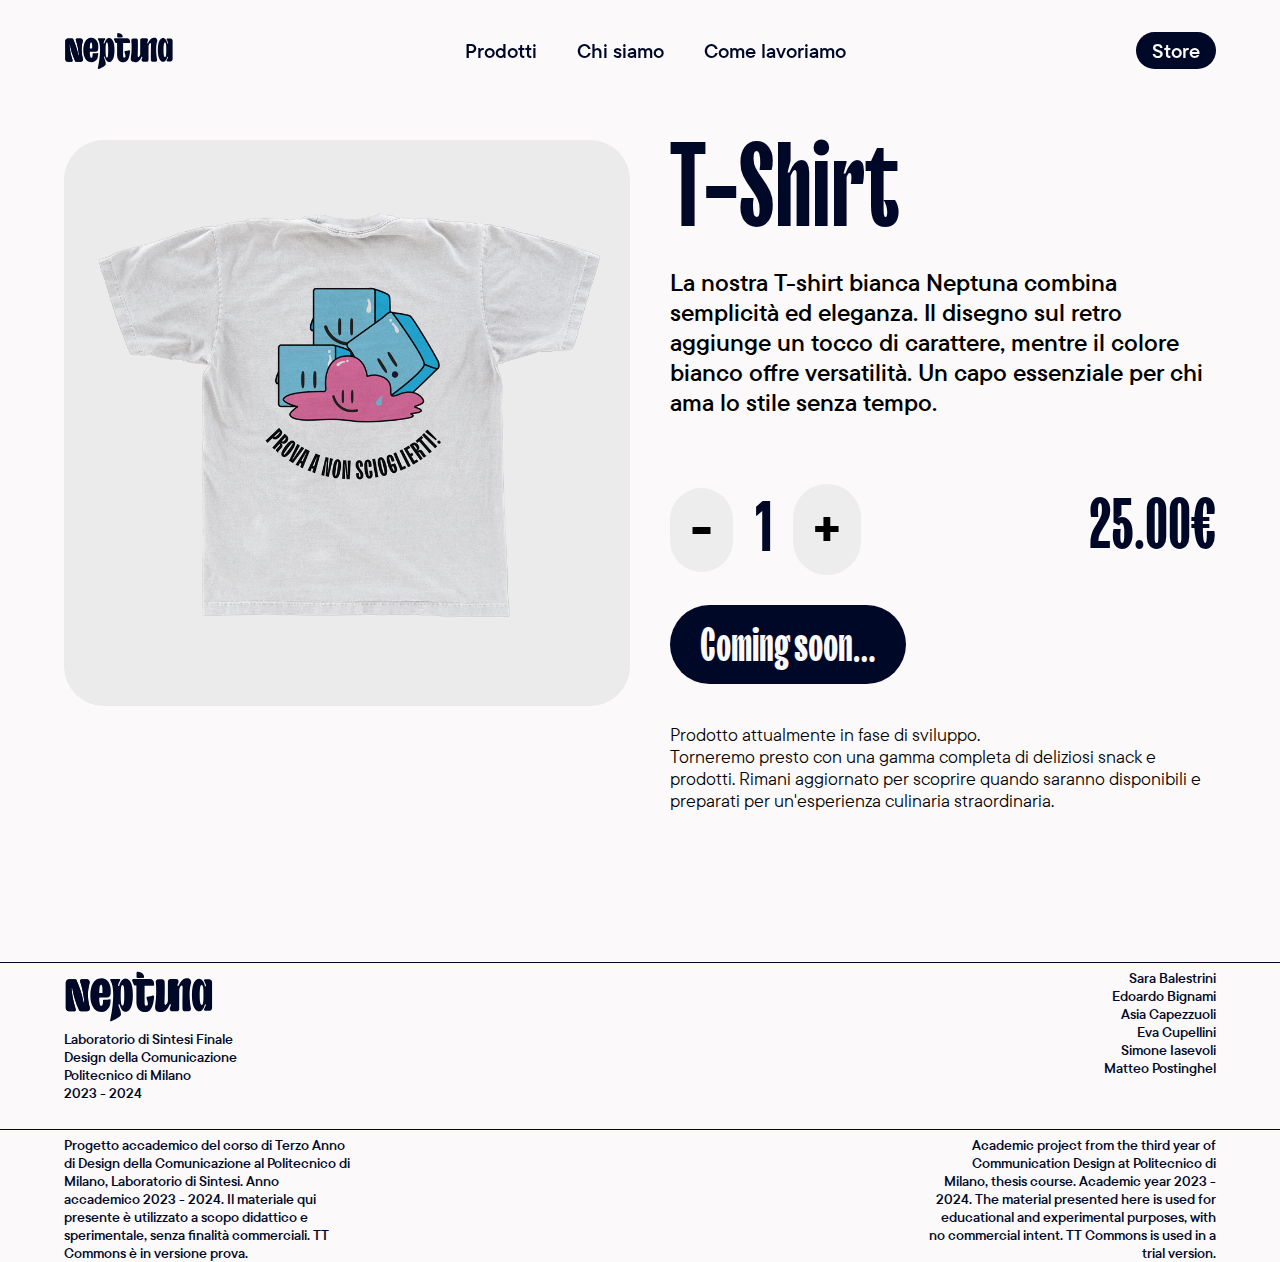
<file: prodotto-3.html>
<!DOCTYPE html>
<html lang="it">
<head>
    <meta charset="UTF-8">
    <meta name="viewport" content="width=device-width, initial-scale=1.0">
    <link rel="stylesheet" href="index.css">
    <link rel="stylesheet" href="mobile.css">
    <meta name="theme-color" content="#FBF9F9"/>
    <title>Neptuna</title>
</head>
<body style="background-color: var(--primary-color);">
    <div class="nav-bar-section-2">
        <div class="nav-bar-2">
            <div class="nav-bar-logo-2">
                <img src="/links/logo/logoNeptuna-darkBlue.svg" alt="logoNeptuna-white.svg">
            </div>

            <div class="nav-bar-content-2">
                <a href="/index.html">Prodotti</a>
                <a href="/chisiamo.html">Chi siamo</a>
                <a href="/comelavoriamo.html">Come lavoriamo</a>
            </div>

            <div class="nav-bar-acquista-2">
                <a href="/store.html"> 
                    <button>
                        <p>Store</p>
                    </button>
                </a>
            </div>

            <!-- <div class="hamburger_menu">
                <span class="bar"></span>
                <span class="bar"></span>
                <span class="bar"></span>
            </div> -->

        </div>
    </div>

    <div class="margin">

        <div class="container">

            <div class="row">
                <div class="gallery-left">
                    <img src="links/tshirt-1.1.png" alt="tshirt-1.1" class="slides_1">

                    <img src="links/tshirt-1.2.png" alt="tshirt-1.2" class="slides_1">
                </div>


                <div class="right" style="display: flex; align-items: center;">
                    <div class="store-info">
                        <h1 class="store-header2">T-Shirt</h1>
                        <br>
                        <p class="store-description">
                            La nostra T-shirt bianca Neptuna combina semplicità ed eleganza. 
                            Il disegno sul retro aggiunge un tocco di carattere, mentre il colore bianco offre versatilità. 
                            Un capo essenziale per chi ama lo stile senza tempo.
                        </p>
                        <br>

                        <div style="justify-content: space-between; display: flex; align-items: center; margin-bottom: 30px;">
                            <div class="quantity-clicker">
                                <h1 class="quantity-minus">-</h1>
                                <h1 class="quantity-input">1</h1>
                                <h1 class="quantity-plus">+</h1>
                            </div>


                            <h1 class="store-price">
                                25.00€
                            </h1>
            

                        </div>

        
                        <button class="store-button">
                            <h1>Coming soon...</h1>
                        </button>

                        <p class="store-sub-description">
                            Prodotto attualmente in fase di sviluppo. 
                            <br>
                            Torneremo presto con una gamma completa di deliziosi snack e prodotti. 
                            Rimani aggiornato per scoprire quando saranno disponibili e preparati per un'esperienza culinaria straordinaria.
                        </p>

                    </div>
                </div>
            </div>
        </div>
    </div>

    <hr class="line2">

    <div class="footer-2">

        <div>
            <img src="/links/logo/logoNeptuna-darkBlue.svg" alt="logoNeptuna-darkBlue" class="footer-logo">
            <p>
                Laboratorio di Sintesi Finale <br>
                Design della Comunicazione <br>
                Politecnico di Milano <br>
                2023 - 2024
            </p>
        </div>

        <br>

        <div>
            <p> 
                Sara Balestrini<br>
                Edoardo Bignami <br>
                Asia Capezzuoli<br>
                Eva Cupellini<br>
                Simone Iasevoli<br>
                Matteo Postinghel
            </p>
        </div>


        
    </div>
    <hr class="line2">

    <div class="rights-2">

        <div>
            <p>
                Progetto accademico del corso di Terzo Anno di Design della Comunicazione al Politecnico di Milano, 
                Laboratorio di Sintesi. Anno accademico 2023 - 2024. 
                Il materiale qui presente è utilizzato a scopo didattico e sperimentale, 
                senza finalità commerciali. TT Commons è in versione prova.
            </p>
        </div>

        <div>
            <p>
                Academic project from the third year of Communication Design at Politecnico di Milano, 
                thesis course. Academic year 2023 - 2024.
                The material presented here is used for educational and experimental purposes, 
                with no commercial intent. TT Commons is used in a trial version.
            </p>
        </div>


    </div>

    <script src="store.js"></script>

</div>
    
</body>
</html>
</file>
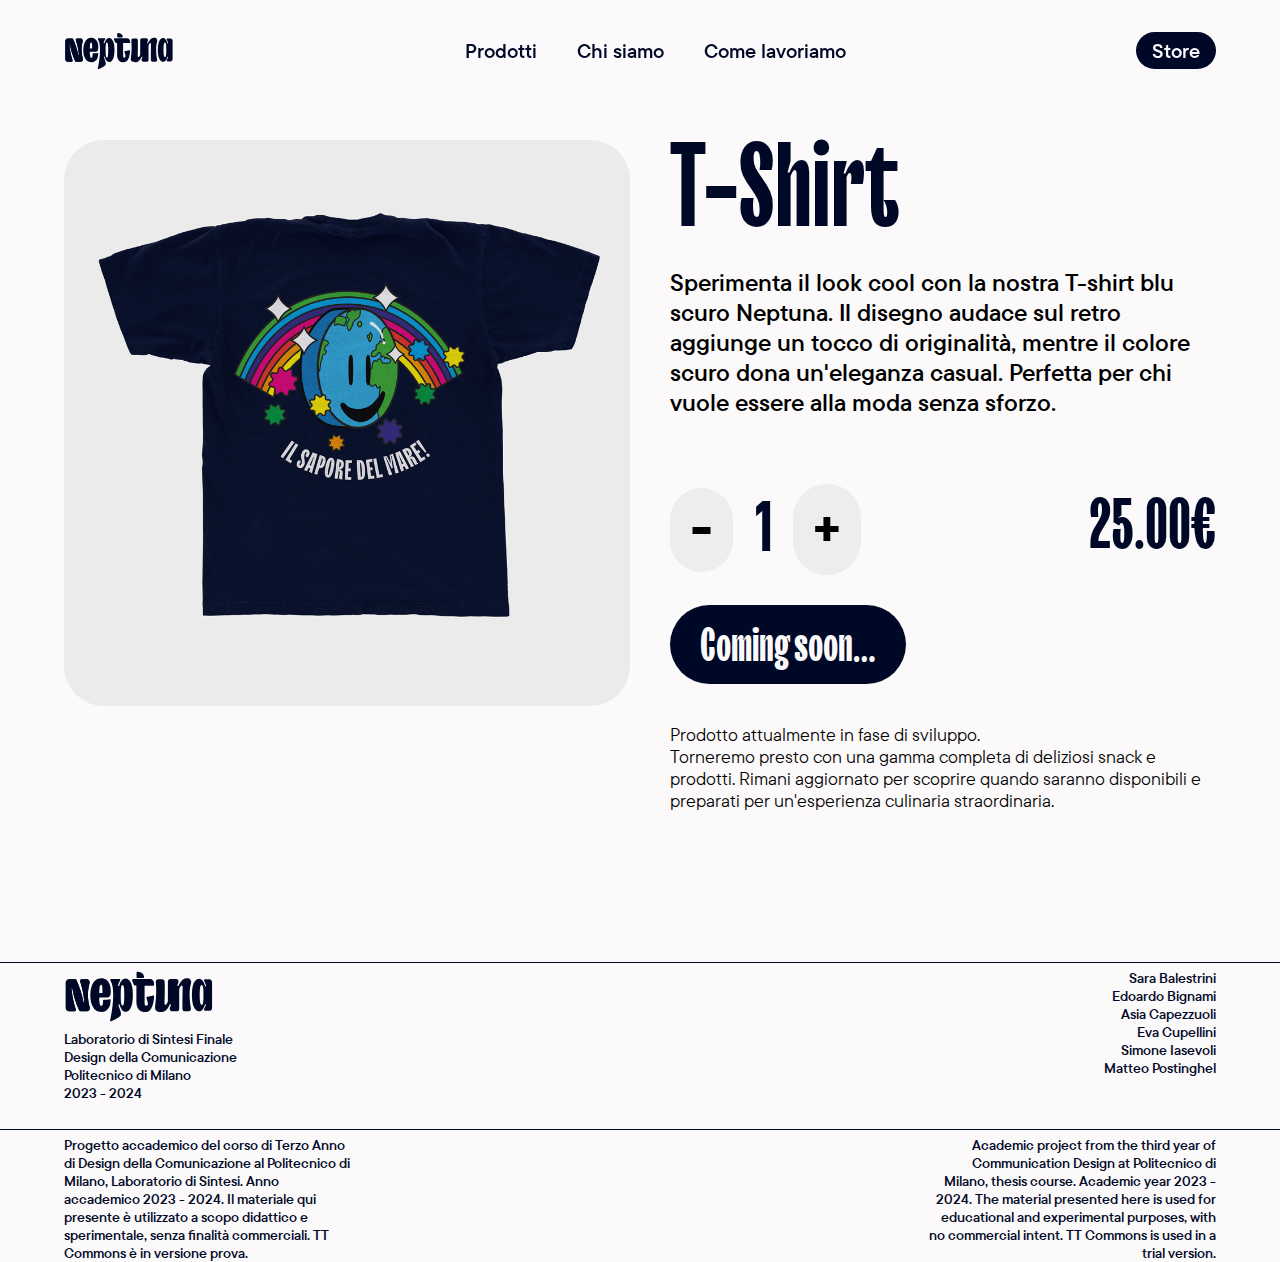
<file: prodotto-4.html>
<!DOCTYPE html>
<html lang="it">
<head>
    <meta charset="UTF-8">
    <meta name="viewport" content="width=device-width, initial-scale=1.0">
    <link rel="stylesheet" href="index.css">
    <link rel="stylesheet" href="mobile.css">
    <meta name="theme-color" content="#FBF9F9"/>
    <title>Neptuna</title>
</head>
<body style="background-color: var(--primary-color);">
    <div class="nav-bar-section-2">
        <div class="nav-bar-2">
            <div class="nav-bar-logo-2">
                <img src="/links/logo/logoNeptuna-darkBlue.svg" alt="logoNeptuna-white.svg">
            </div>

            <div class="nav-bar-content-2">
                <a href="/index.html">Prodotti</a>
                <a href="/chisiamo.html">Chi siamo</a>
                <a href="/comelavoriamo.html">Come lavoriamo</a>
            </div>

            <div class="nav-bar-acquista-2">
                <a href="/store.html"> 
                    <button>
                        <p>Store</p>
                    </button>
                </a>
            </div>

            <!-- <div class="hamburger_menu">
                <span class="bar"></span>
                <span class="bar"></span>
                <span class="bar"></span>
            </div> -->

        </div>
    </div>

    <div class="margin">

        <div class="container">

            <div class="row">
                <div class="gallery-left">
                    <img src="links/tshirt-2.1.png" alt="tshirt-2.1" class="slides_1">

                    <img src="links/tshirt-2.2.png" alt="tshirt-2.2" class="slides_1">
                </div>


                <div class="right" style="display: flex; align-items: center;">
                    <div class="store-info">
                        <h1 class="store-header2">T-Shirt</h1>
                        <br>
                        <p class="store-description">
                            Sperimenta il look cool con la nostra T-shirt blu scuro Neptuna. 
                            Il disegno audace sul retro aggiunge un tocco di originalità, 
                            mentre il colore scuro dona un'eleganza casual. 
                            Perfetta per chi vuole essere alla moda senza sforzo.
                        </p>
                        <br>

                        <div style="justify-content: space-between; display: flex; align-items: center; margin-bottom: 30px;">
                            <div class="quantity-clicker">
                                <h1 class="quantity-minus">-</h1>
                                <h1 class="quantity-input">1</h1>
                                <h1 class="quantity-plus">+</h1>
                            </div>


                            <h1 class="store-price">
                                25.00€
                            </h1>
            

                        </div>

        
                        <button class="store-button">
                            <h1>Coming soon...</h1>
                        </button>

                        <p class="store-sub-description">
                            Prodotto attualmente in fase di sviluppo. 
                            <br>
                            Torneremo presto con una gamma completa di deliziosi snack e prodotti. 
                            Rimani aggiornato per scoprire quando saranno disponibili e preparati per un'esperienza culinaria straordinaria.
                        </p>

                    </div>
                </div>
            </div>
        </div>
    </div>

    <hr class="line2">

    <div class="footer-2">

        <div>
            <img src="/links/logo/logoNeptuna-darkBlue.svg" alt="logoNeptuna-darkBlue" class="footer-logo">
            <p>
                Laboratorio di Sintesi Finale <br>
                Design della Comunicazione <br>
                Politecnico di Milano <br>
                2023 - 2024
            </p>
        </div>

        <br>

        <div>
            <p> 
                Sara Balestrini<br>
                Edoardo Bignami <br>
                Asia Capezzuoli<br>
                Eva Cupellini<br>
                Simone Iasevoli<br>
                Matteo Postinghel
            </p>
        </div>


        
    </div>
    <hr class="line2">

    <div class="rights-2">

        <div>
            <p>
                Progetto accademico del corso di Terzo Anno di Design della Comunicazione al Politecnico di Milano, 
                Laboratorio di Sintesi. Anno accademico 2023 - 2024. 
                Il materiale qui presente è utilizzato a scopo didattico e sperimentale, 
                senza finalità commerciali. TT Commons è in versione prova.
            </p>
        </div>

        <div>
            <p>
                Academic project from the third year of Communication Design at Politecnico di Milano, 
                thesis course. Academic year 2023 - 2024.
                The material presented here is used for educational and experimental purposes, 
                with no commercial intent. TT Commons is used in a trial version.
            </p>
        </div>


    </div>

    <script src="store.js"></script>

</div>
    
</body>
</html>
</file>
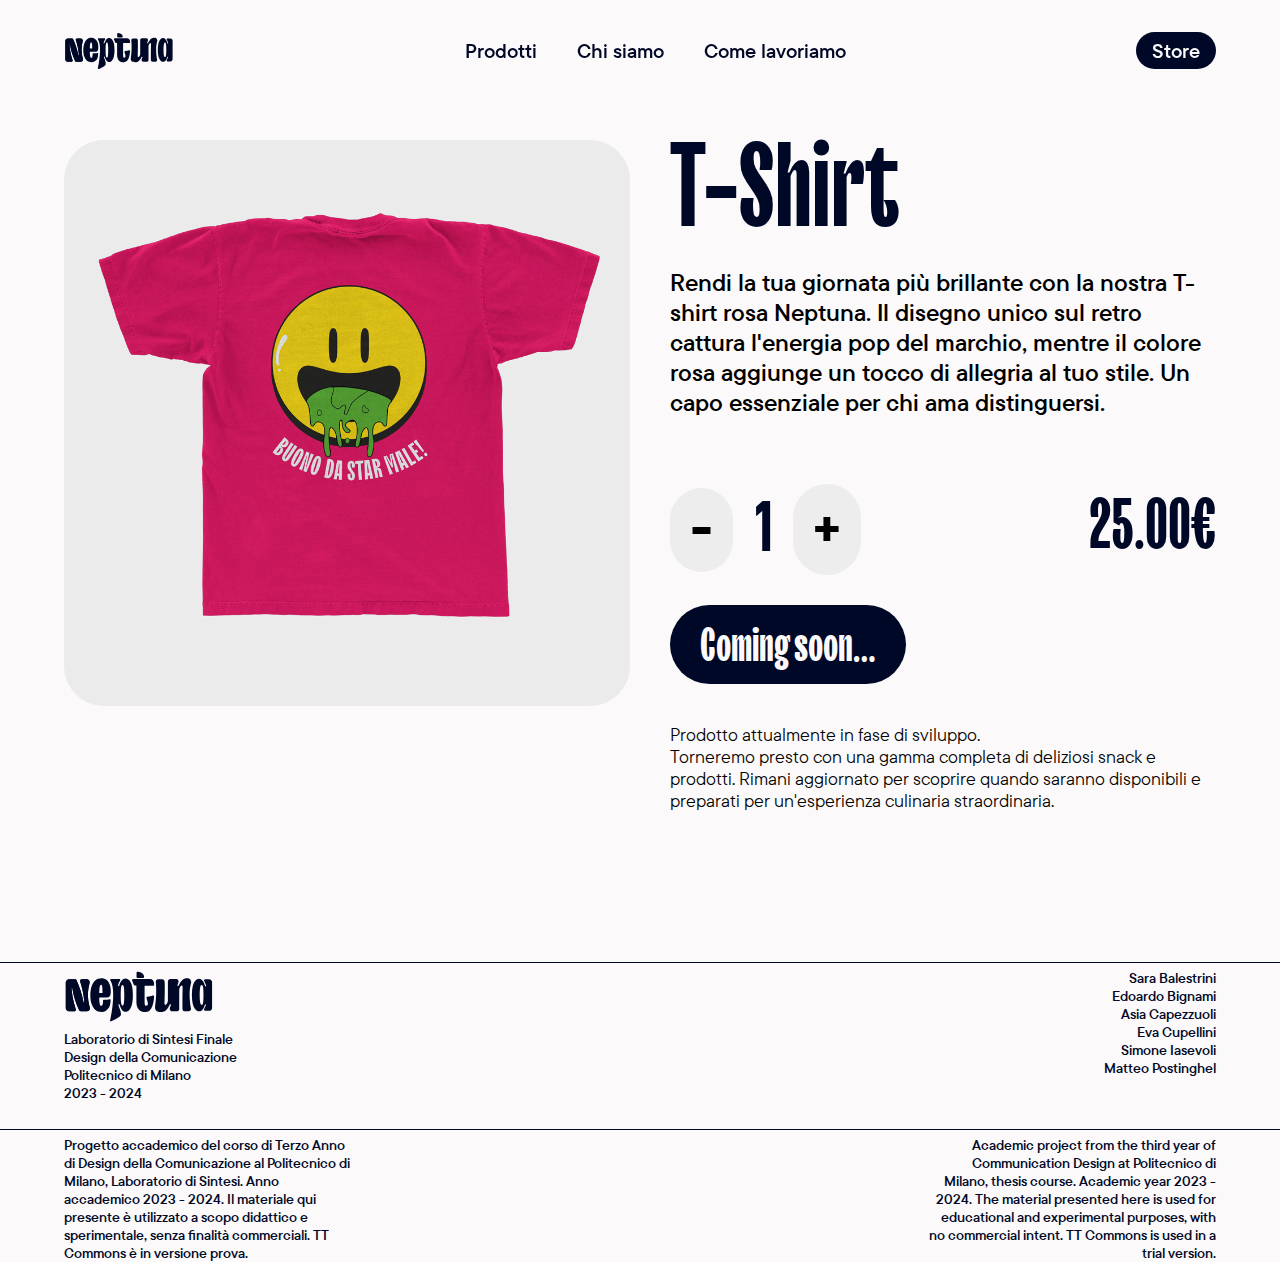
<file: prodotto-5.html>
<!DOCTYPE html>
<html lang="it">
<head>
    <meta charset="UTF-8">
    <meta name="viewport" content="width=device-width, initial-scale=1.0">
    <link rel="stylesheet" href="index.css">
    <link rel="stylesheet" href="mobile.css">
    <meta name="theme-color" content="#FBF9F9"/>
    <title>Neptuna</title>
</head>
<body style="background-color: var(--primary-color);">
    <div class="nav-bar-section-2">
        <div class="nav-bar-2">
            <div class="nav-bar-logo-2">
                <img src="/links/logo/logoNeptuna-darkBlue.svg" alt="logoNeptuna-white.svg">
            </div>

            <div class="nav-bar-content-2">
                <a href="/index.html">Prodotti</a>
                <a href="/chisiamo.html">Chi siamo</a>
                <a href="/comelavoriamo.html">Come lavoriamo</a>
            </div>

            <div class="nav-bar-acquista-2">
                <a href="/store.html"> 
                    <button>
                        <p>Store</p>
                    </button>
                </a>
            </div>

            <!-- <div class="hamburger_menu">
                <span class="bar"></span>
                <span class="bar"></span>
                <span class="bar"></span>
            </div> -->

        </div>
    </div>

    <div class="margin">

        <div class="container">

            <div class="row">
                <div class="gallery-left">
                    <img src="links/tshirt-3.1.png" alt="tshirt-3.1" class="slides_1">

                    <img src="links/tshirt-3.2.png" alt="tshirt-3.2" class="slides_1">
                </div>


                <div class="right" style="display: flex; align-items: center;">
                    <div class="store-info">
                        <h1 class="store-header2">T-Shirt</h1>
                        <br>
                        <p class="store-description">
                            Rendi la tua giornata più brillante con la nostra T-shirt rosa Neptuna. 
                            Il disegno unico sul retro cattura l'energia pop del marchio, 
                            mentre il colore rosa aggiunge un tocco di allegria al tuo stile. 
                            Un capo essenziale per chi ama distinguersi.
                        </p>
                        <br>

                        <div style="justify-content: space-between; display: flex; align-items: center; margin-bottom: 30px;">
                            <div class="quantity-clicker">
                                <h1 class="quantity-minus">-</h1>
                                <h1 class="quantity-input">1</h1>
                                <h1 class="quantity-plus">+</h1>
                            </div>


                            <h1 class="store-price">
                                25.00€
                            </h1>
            

                        </div>

        
                        <button class="store-button">
                            <h1>Coming soon...</h1>
                        </button>

                        <p class="store-sub-description">
                            Prodotto attualmente in fase di sviluppo. 
                            <br>
                            Torneremo presto con una gamma completa di deliziosi snack e prodotti. 
                            Rimani aggiornato per scoprire quando saranno disponibili e preparati per un'esperienza culinaria straordinaria.
                        </p>

                    </div>
                </div>
            </div>
        </div>
    </div>

    <hr class="line2">

    <div class="footer-2">

        <div>
            <img src="/links/logo/logoNeptuna-darkBlue.svg" alt="logoNeptuna-darkBlue" class="footer-logo">
            <p>
                Laboratorio di Sintesi Finale <br>
                Design della Comunicazione <br>
                Politecnico di Milano <br>
                2023 - 2024
            </p>
        </div>

        <br>

        <div>
            <p> 
                Sara Balestrini<br>
                Edoardo Bignami <br>
                Asia Capezzuoli<br>
                Eva Cupellini<br>
                Simone Iasevoli<br>
                Matteo Postinghel
            </p>
        </div>


        
    </div>
    <hr class="line2">

    <div class="rights-2">

        <div>
            <p>
                Progetto accademico del corso di Terzo Anno di Design della Comunicazione al Politecnico di Milano, 
                Laboratorio di Sintesi. Anno accademico 2023 - 2024. 
                Il materiale qui presente è utilizzato a scopo didattico e sperimentale, 
                senza finalità commerciali. TT Commons è in versione prova.
            </p>
        </div>

        <div>
            <p>
                Academic project from the third year of Communication Design at Politecnico di Milano, 
                thesis course. Academic year 2023 - 2024.
                The material presented here is used for educational and experimental purposes, 
                with no commercial intent. TT Commons is used in a trial version.
            </p>
        </div>


    </div>

    <script src="store.js"></script>

</div>
    
</body>
</html>
</file>
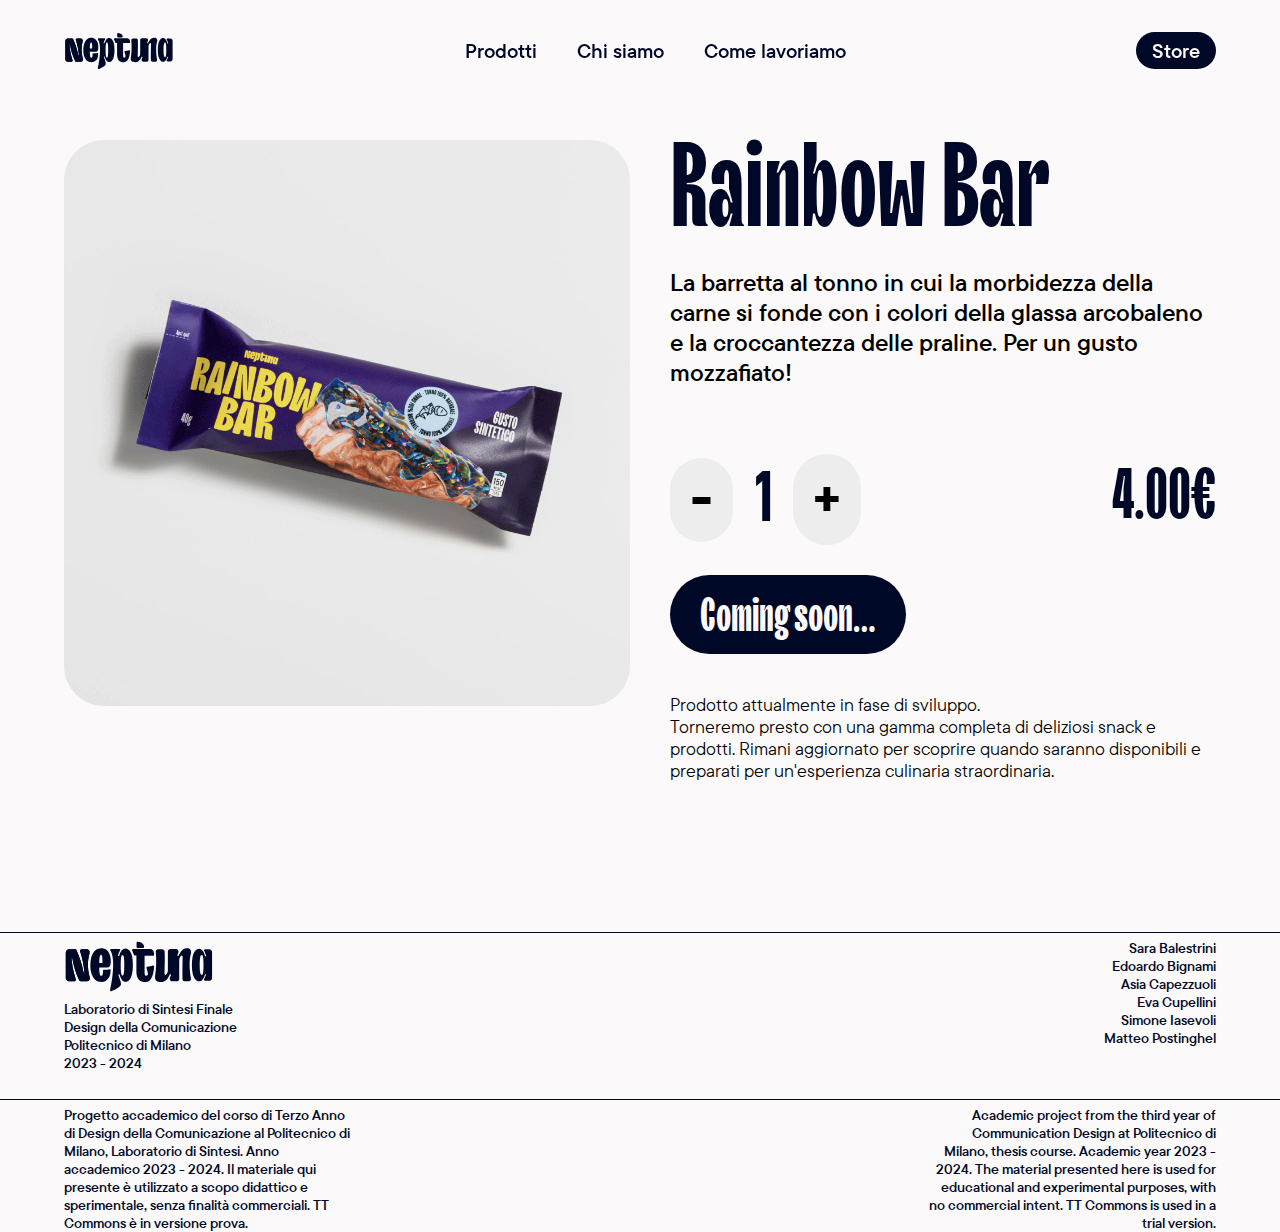
<file: rainbowbar.html>
<!DOCTYPE html>
<html lang="it">
<head>
    <meta charset="UTF-8">
    <meta name="viewport" content="width=device-width, initial-scale=1.0">
    <link rel="stylesheet" href="index.css">
    <link rel="stylesheet" href="mobile.css">
    <meta name="theme-color" content="#FBF9F9"/>
    <title>Neptuna</title>
</head>
<body style="background-color: var(--primary-color);">
    <div class="nav-bar-section-2">
        <div class="nav-bar-2">
            <div class="nav-bar-logo-2">
                <img src="/links/logo/logoNeptuna-darkBlue.svg" alt="logoNeptuna-white.svg">
            </div>

            <div class="nav-bar-content-2">
                <a href="/index.html">Prodotti</a>
                <a href="/chisiamo.html">Chi siamo</a>
                <a href="/comelavoriamo.html">Come lavoriamo</a>
            </div>

            <div class="nav-bar-acquista-2">
                <a href="/store.html"> 
                    <button>
                        <p>Store</p>
                    </button>
                </a>
            </div>

            <!-- <div class="hamburger_menu">
                <span class="bar"></span>
                <span class="bar"></span>
                <span class="bar"></span>
            </div> -->

        </div>
    </div>

    <div class="margin">

        <div class="container">

            <div class="row">
                <div class="gallery-left">
                    <img src="links/rainbowbar-3.png" alt="cremona_34" class="slides_1">

                    <img src="links/jumblechips-3.png" alt="cremona_35" class="slides_1">

                    <img src="links/chromacandy-3.png" alt="cremona_36" class="slides_1">
                </div>


                <div class="right" style="display: flex; align-items: center;">
                    <div class="store-info">
                        <h1 class="store-header2">Rainbow Bar</h1>
                        <br>
                        <p class="store-description">
                            La barretta al tonno in cui la morbidezza della carne si fonde con i colori della glassa arcobaleno e la croccantezza delle praline. Per un gusto mozzafiato!

                        </p>
                        <br>

                        <div style="justify-content: space-between; display: flex; align-items: center; margin-bottom: 30px;">
                            <div class="quantity-clicker">
                                <h1 class="quantity-minus">-</h1>
                                <h1 class="quantity-input">1</h1>
                                <h1 class="quantity-plus">+</h1>
                            </div>


                            <h1 class="store-price">
                                4.00€
                            </h1>
            

                        </div>

        
                        <button class="store-button">
                            <h1>Coming soon...</h1>
                        </button>

                        <p class="store-sub-description">
                            Prodotto attualmente in fase di sviluppo. 
                            <br>
                            Torneremo presto con una gamma completa di deliziosi snack e prodotti. 
                            Rimani aggiornato per scoprire quando saranno disponibili e preparati per un'esperienza culinaria straordinaria.
                        </p>

                    </div>
                </div>
            </div>
        </div>
    </div>

    <hr class="line2">

    <div class="footer-2">

        <div>
            <img src="/links/logo/logoNeptuna-darkBlue.svg" alt="logoNeptuna-darkBlue" class="footer-logo">
            <p>
                Laboratorio di Sintesi Finale <br>
                Design della Comunicazione <br>
                Politecnico di Milano <br>
                2023 - 2024
            </p>
        </div>

        <br>

        <div>
            <p> 
                Sara Balestrini<br>
                Edoardo Bignami <br>
                Asia Capezzuoli<br>
                Eva Cupellini<br>
                Simone Iasevoli<br>
                Matteo Postinghel
            </p>
        </div>


        
    </div>
    <hr class="line2">

    <div class="rights-2">
        <div>
            <p>
                Progetto accademico del corso di Terzo Anno di Design della Comunicazione al Politecnico di Milano, 
                Laboratorio di Sintesi. Anno accademico 2023 - 2024. 
                Il materiale qui presente è utilizzato a scopo didattico e sperimentale, 
                senza finalità commerciali. TT Commons è in versione prova.
            </p>
        </div>

        <div>
            <p>
                Academic project from the third year of Communication Design at Politecnico di Milano, 
                thesis course. Academic year 2023 - 2024.
                The material presented here is used for educational and experimental purposes, 
                with no commercial intent. TT Commons is used in a trial version.
            </p>
        </div>

    </div>

    <script src="store.js"></script>

</div>
    
</body>
</html>
</file>
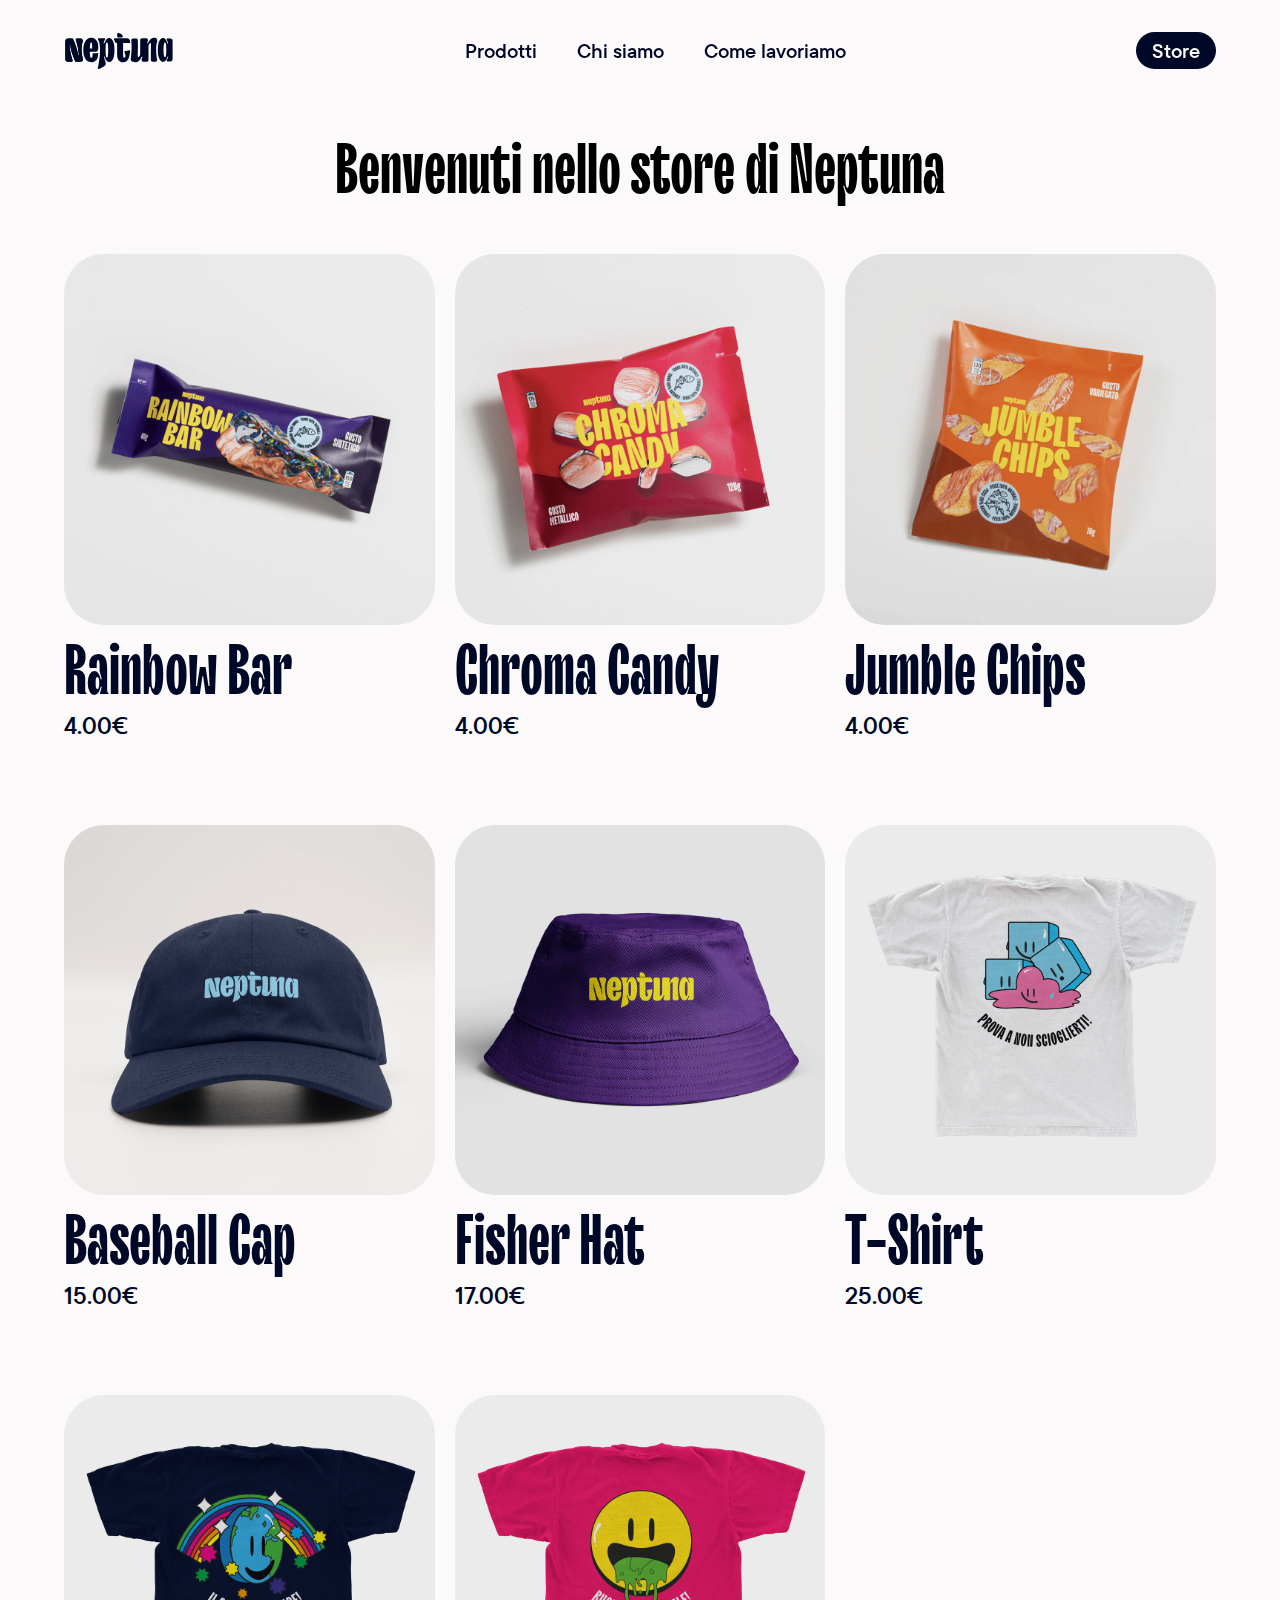
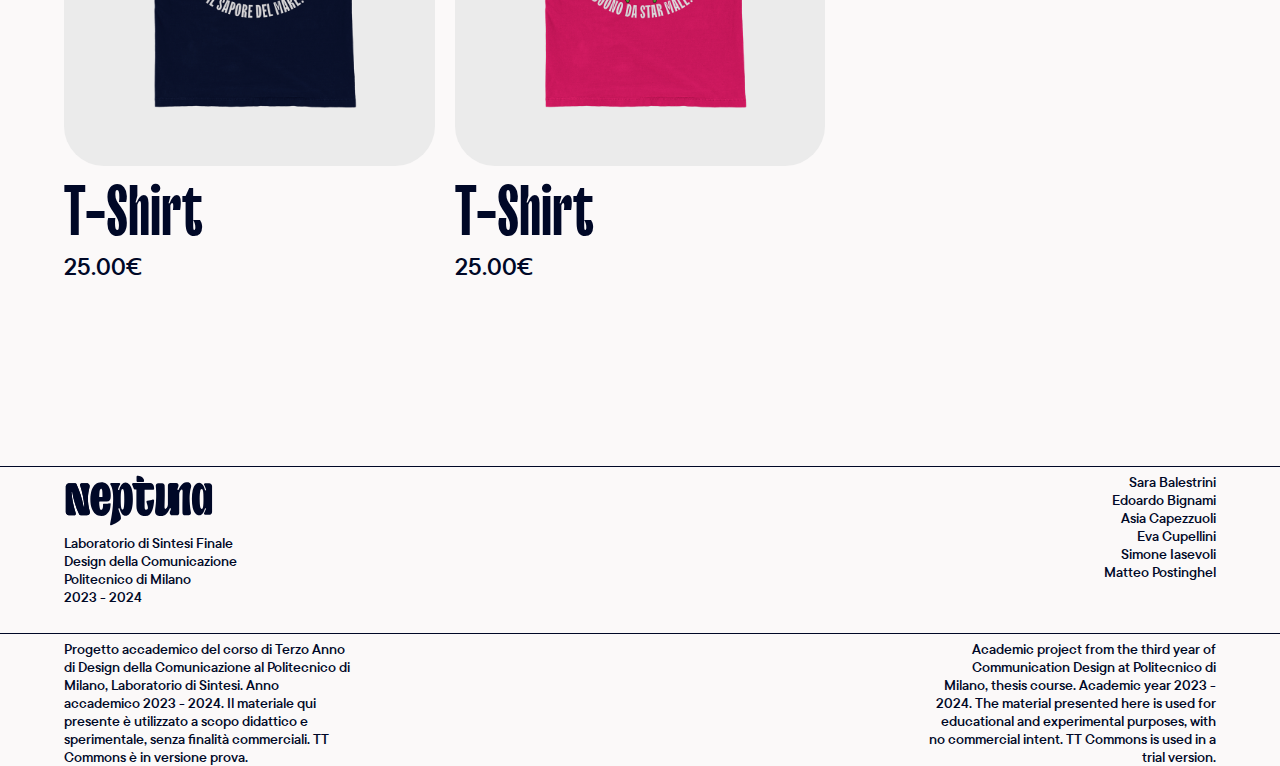
<file: store.html>
<!DOCTYPE html>
<html lang="it">
<head>
    <meta charset="UTF-8">
    <meta name="viewport" content="width=device-width, initial-scale=1.0">
    <link rel="stylesheet" href="index.css">
    <link rel="stylesheet" href="mobile.css">
    <meta name="theme-color" content="#FBF9F9"/>
    <title>Neptuna</title>
</head>
<body style="background-color: var(--primary-color);">
    <div class="nav-bar-section-2">
        <div class="nav-bar-2">
            <div class="nav-bar-logo-2">
                <img src="/links/logo/logoNeptuna-darkBlue.svg" alt="logoNeptuna-white.svg">
            </div>

            <div class="nav-bar-content-2">
                <a href="/index.html">Prodotti</a>
                <a href="/chisiamo.html">Chi siamo</a>
                <a href="/comelavoriamo.html">Come lavoriamo</a>
            </div>

            <div class="nav-bar-acquista-2">
                <a href="/store.html"> 
                    <button>
                        <p>Store</p>
                    </button>
                </a>
            </div>

            <!-- <div class="hamburger_menu">
                <span class="bar"></span>
                <span class="bar"></span>
                <span class="bar"></span>
            </div> -->

        </div>
    </div>

    <div class="margin">

        <div class="container">

            <div class="row">
                <h1 class="text-center">Benvenuti nello store di Neptuna</h1>
            </div>

            <div class="row">
                <div class="left2">
                    <a href="/rainbowbar.html" style="text-decoration: none; cursor: pointer;">
                        <img src="/links/rainbowbar-3.png" alt="rainbowbar-3" class="store-img">
                        <h1 class="store-header">
                            Rainbow Bar
                        </h1>   
                        <p class="store-price">
                            4.00€
                        </p>
                    </a>
                </div>

                <div class="center2">
                    <a href="/chromacandy.html" style="text-decoration: none; cursor: pointer;">
                        <img src="/links/chromacandy-3.png" alt="rchromacandy-3" class="store-img">
                        <h1 class="store-header">
                            Chroma Candy
                        </h1>   
                        <p class="store-price">
                            4.00€
                        </p>
                    </a>
                </div>

                <div class="right2">
                    <a href="/jumblechips.html" style="text-decoration: none; cursor: pointer;">
                        <img src="/links/jumblechips-3.png" alt="jumblechips-3" class="store-img">
                        <h1 class="store-header">
                            Jumble Chips
                        </h1>   
                        <p class="store-price">
                            4.00€
                        </p>
                    </a>
                </div>
            </div>
            
            <div class="row">
                <div class="left2">
                    <a href="/prodotto-1.html" style="text-decoration: none; cursor: pointer;">
                        <img src="/links/CAPPELINO-1.png" alt="CAPPELINO-1" class="store-img">
                        <h1 class="store-header">
                            Baseball Cap
                        </h1>   
                        <p class="store-price">
                            15.00€
                        </p>
                    </a>
                </div>

                <div class="center2">
                    <a href="/prodotto-2.html" style="text-decoration: none; cursor: pointer;">
                        <img src="/links/CAPPELINO-2.png" alt="CAPPELINO-2" class="store-img">
                        <h1 class="store-header">
                            Fisher Hat
                        </h1>   
                        <p class="store-price">
                            17.00€
                        </p>
                    </a>
                </div>

                <div class="right2">
                    <a href="/prodotto-3.html" style="text-decoration: none; cursor: pointer;">
                        <img src="/links/tshirt-1.1.png" alt="tshirt-1.1.png" class="store-img">
                        <h1 class="store-header">
                            T-Shirt
                        </h1>   
                        <p class="store-price">
                            25.00€
                        </p>
                    </a>
                </div>
            </div>
            
            <div class="row">
                <div class="left2">
                    <a href="/prodotto-4.html" style="text-decoration: none; cursor: pointer;">
                        <img src="/links/tshirt-2.1.png" alt="tshirt-2.1.png" class="store-img">
                        <h1 class="store-header">
                            T-Shirt
                        </h1>   
                        <p class="store-price">
                            25.00€
                        </p>
                    </a>
                </div>

                <div class="center2">
                    <a href="/prodotto-5.html" style="text-decoration: none; cursor: pointer;">
                        <img src="/links/tshirt-3.1.png" alt="rtshirt-3.1.png" class="store-img">
                        <h1 class="store-header">
                            T-Shirt
                        </h1>   
                        <p class="store-price">
                            25.00€
                        </p>
                    </a>
                </div>

                <div class="right2">
                    <a href="" style="text-decoration: none; cursor: pointer;">
                        <img src="/links/white-1000.png" alt="" class="store-img">
                        <h1 class="store-header">
                            
                        </h1>   
                        <p class="store-price">
                          
                        </p>
                    </a>
                </div>
            </div>
            
            
        </div>

    </div>

    <hr class="line2">

    <div class="footer-2">

        <div>
            <img src="/links/logo/logoNeptuna-darkBlue.svg" alt="logoNeptuna-darkBlue" class="footer-logo">
            <p>
                Laboratorio di Sintesi Finale <br>
                Design della Comunicazione <br>
                Politecnico di Milano <br>
                2023 - 2024
            </p>
        </div>

        <br>

        <div>
            <p> 
                Sara Balestrini<br>
                Edoardo Bignami <br>
                Asia Capezzuoli<br>
                Eva Cupellini<br>
                Simone Iasevoli<br>
                Matteo Postinghel
            </p>
        </div>


        
    </div>
    <hr class="line2">

    <div class="rights-2">

        <div>
            <p>
                Progetto accademico del corso di Terzo Anno di Design della Comunicazione al Politecnico di Milano, 
                Laboratorio di Sintesi. Anno accademico 2023 - 2024. 
                Il materiale qui presente è utilizzato a scopo didattico e sperimentale, 
                senza finalità commerciali. TT Commons è in versione prova.
            </p>
        </div>

        <div>
            <p>
                Academic project from the third year of Communication Design at Politecnico di Milano, 
                thesis course. Academic year 2023 - 2024.
                The material presented here is used for educational and experimental purposes, 
                with no commercial intent. TT Commons is used in a trial version.
            </p>
        </div>


    </div>

</div>
    
</body>
</html>
</file>
<file: index.css>
@font-face {
    font-family: "TT Commons DemiBold";
    src: url(/font/TT\ Commons\ Pro\ Trial\ DemiBold.ttf);
}

@font-face {
    font-family: "TT Commons Regular";
    src: url(/font/TT\ Commons\ Pro\ Trial\ Regular.ttf);
}

@font-face {
    font-family: "TT Trailers Bold";
    src: url(/font/TT_Trailers2_Bold.woff2);
}


*{
    box-sizing: border-box; 
    margin: 0;
    padding: 0;
    /* outline: 1px solid #ff0000; */
    scroll-behavior: smooth;
}

img{
    width: 100%;
}

h1{
    font-family: "TT Trailers Bold";
    font-size: 72px;
    line-height: 64px;
}

p{
    font-family: "TT Commons DemiBold";
}

.white {
    color: var(--primary-color);
}

.blue {
    color: var(--tertiary-color);
}

.yellow {
    color: var(--denary-color);
}

.text-bigger1 {
    font-size: 220px;
    line-height: 180px;
}

.text-bigger2 {
    font-size: 36px;
    line-height: 42px;
}

html{
    scroll-behavior: smooth;
    color-scheme: light;
}

body{
    background-color: var(--quartanery-color);
}

.background-color{
    background-color: #5C2D91;
}

:root {
    font-size: 24px;
    --primary-color: #FBF9F9;
    --secondary-color: #8ED8F8;
    --tertiary-color: #000827;
    --quartanery-color: #040304;
    --quinary-color: #350B44;
    --senary-color: #ED1164;
    --septenary-color: #9E0040;
    --octonary-color: #F37021;
    --nonary-color: #97401B;
    --denary-color: #FFF200;
}

.row {
    width: 100%;
    display: flex; 
    margin-bottom: 50px;
    justify-content: space-around;
}

.full {
    width: 100%;
}
  

.left {
    padding-right: 10px;
    width: 50%;
}

.right {
    padding-left: 10px;
    width: 50%;
}

.left2 {
    padding-right: 10px;
    width: 33,33%;
    margin-bottom: 30px;
}

.center2 {
    padding-right: 10px;
    padding-left: 10px;
    width: 33,33%;
    margin-bottom: 30px;
}

.right2 {
    padding-left: 10px;
    width: 33,33%;
    margin-bottom: 30px;
}

.gallery-left{
    width: 50%; 
    padding-right: 10px;
    margin-bottom: 40px;
}

.gallery-left img{
    border-radius: 40px;
}


.text-center{
    text-align: center;
    margin: auto;
}



.line1,
.line2 {
    height: 1px; 
    border-width:0; 

    background-color: var(--primary-color); 
    margin-bottom: 6px; 
    width:100%

}

.line2 {
    background-color: var(--tertiary-color); 

}



.margin {
    width: 90%;
    margin-left: auto; 
    margin-right: auto;
    display: block;
}

.extra-margin{
    margin-bottom: 100px;
}

.extra-margin2{
    margin-bottom: 300px;
}


.nav-bar-section, 
.nav-bar-section-2 {
    top: 0;    
    height: 100px;
    width: 100%;
    display: flex;
    align-items: center;
    -webkit-backdrop-filter: blur(100px); 
    backdrop-filter: blur(100px);
    z-index: 10;
    position: fixed;
    /* border-bottom: 1px solid var(--primary-color);  */
}

.nav-bar-section-2{
    /* border-bottom: 1px solid var(--tertiary-color);  */
    color: var(--primary-color);
}

.nav-bar,
.nav-bar-2 {
    display: flex;
    align-items: center;
    height: 100%;
    width: 90%;
    margin: auto;
}


.nav-bar-logo,
.nav-bar-logo-2 {
    margin-top: 8px;
    width: 110px;
}


.nav-bar-content,
.nav-bar-content-2 {
    text-align: center;
    display: flex;
    justify-content: center;
    flex-grow: 1; 
}


.nav-bar-acquista,
.nav-bar-aquista-2 {
    margin-left: auto;
}

.nav-bar-acquista a button,
.nav-bar-acquista-2 a button {
    display: inline-block;
    padding: 6px 16px; 
    border: none;
    border-radius: 40px; 
    background-color: var(--primary-color); 
    cursor: pointer;
    outline: none;
    transition: 200ms;
}

.nav-bar-acquista a button p,
.nav-bar-acquista-2 a button p{
    position: relative;
    text-decoration: none;
    transition: color 0.2s ease-in-out;

    color: #5C2D91; 
    font-family: "TT Commons DemiBold";
    text-decoration: none;
    font-size: 20px;
}

.nav-bar-content a, 
.nav-bar-content-2 a {
    position: relative;
    text-decoration: none;
    transition: color 0.2s ease-in-out;

    font-family: "TT Commons DemiBold";
    color: var(--primary-color);
    text-decoration: none;
    font-size: 20px;
    margin-right: 40px;
}

.nav-bar-content a:last-child,
.nav-bar-content-2 a:last-child{
    margin-right: 0px;
} 


.page-prodotti .nav-bar-content a[href="/prodotti.html"]::after,
.page-comelavoriamo .nav-bar-content-2 a[href="/comelavoriamo.html"]::after,
.page-chisiamo .nav-bar-content a[href="/chisiamo.html"]::after {
    width: 100%;
}

.nav-bar-content a::after,
.nav-bar-content-2 a::after {
    content: '';
    display: block;
    height: 2px;
    width: 0%;
    background-color: var(--primary-color);
    position: absolute;
    bottom: -2px;
    left: 50%;
    transform: translateX(-50%);
    transition: width 0.2s ease-in-out;
}

.nav-bar-content a:hover::after,
.nav-bar-content-2 a:hover::after {
    width: 100%;
}



.nav-bar-acquista-2 a button {
    background-color: var(--tertiary-color); 

}

.nav-bar-acquista-2 a button p{
    color: var(--primary-color); 

}

.nav-bar-content-2 a {
    color: var(--tertiary-color);

}

.nav-bar-content-2 a:last-child{
    margin-right: 0px;
}

.nav-bar-content-2 a::after {
    background-color: var(--tertiary-color);

}









.slideshow-container {
    max-width: 100%;
    position: relative;
    margin: auto;
    height: 70vw;
    padding-top: 100px;
    align-items: center;
}


.slides img {
    display: block;
    margin: auto;
    width: 100%;
}

.slides {
    position: absolute;
    width: 100%;
    left: 0;
    transition: left 0.5s ease-in-out;
}


.prev,
.next{
    cursor: pointer;
    position: absolute;
    top: 40vw;
    user-select: none;
    transition: 200ms;
}

.prev img,
.next img{
    width: 30px;
    height: 30px;
}

.next {
    right: 0px;
}

.prev:hover,
.next:hover {
    transform: scale(1.1);
}


.description {
    max-width: 900px;
}

.center{
    margin: auto;
    text-align: center;
}






.container {
    display: flex;
    flex-wrap: wrap; 
    align-items: center;
    justify-content: space-between;
    margin-top: 20px;
    margin-bottom: 100px;
    padding-top: 120px;
}

.row a{
    margin: auto;
    text-decoration: none;
}

.row a button {
    display: inline-block;
    padding: 20px 60px; 
    border: none;
    border-radius: 80px; 
    background-color: var(--denary-color); 
    color: var(--tertiary-color); 
    cursor: pointer;
    outline: none;
    transition: 200ms;
    text-decoration: none;
}

.row a button h1 {
    font-family: "TT Trailers Bold";
    color: var(--tertiary-color); 
}

button:hover {
    transform: scale(1.05);
}

.store-img{
    width: 100%;
    transition: 300ms;
    margin-bottom: 10px;
    border-radius: 40px;
}

.store-img:hover{
    transform: scale(1.01);
}

.store-info {
    max-width: 600px; 
    margin-right:auto; 
    margin-left: 20px;
}

.store-header{
    margin-bottom: 5px;
    color: var(--tertiary-color);
}

.store-header2{
    font-size: 120px;
    line-height: 100px;
    color: var(--tertiary-color);
}

.store-description {
    margin-bottom: 40px;
    max-width: 800px;
}

.store-price{
    margin-bottom: 5px;
    color: var(--tertiary-color);
}

.store-button{
    border-radius: 500px;
    padding: 5px 30px;
    transition: 300ms;
    background-color: var(--tertiary-color);
    margin-bottom: 40px;
    border: 0px;
}

.store-button h1{
    margin-top: 5px;
    color: var(--primary-color);
    font-size: 48px;
}

.store-sub-description{
    font-family: 'TT Commons Regular';
    font-size: 18px;
    line-height: 22px;
    max-width: 800px;
}


.quantity-clicker {
    display: flex;
    align-items: center;
}

.quantity-minus,
.quantity-plus {
    cursor: pointer;
    padding: 10px 20px;
    background-color: #ededed;
    border-radius: 500px;
    transition: 200ms;
    cursor: pointer;
    user-select: none;
}

.quantity-minus {
    margin-right: 10px;
}

.quantity-plus{
    padding-top: 17px;
    margin-left: 10px;
}

.quantity-minus:hover,
.quantity-plus:hover {
    transform: scale(1.01);
}

.quantity-input {
    width: 40px;
    text-align: center;
    border-radius: 4px;
    color: var(--tertiary-color);
}





.footer,
.footer-2{
    display: flex;
    margin: auto;
    height: 160px;
    justify-content: space-between;
    width: 90%;
    margin-left: auto; 
    margin-right: auto;
    bottom: 0;
}

.footer div:first-child{
    text-align: left;
}

.footer div:last-child{
    text-align: right;
}

.footer-2 div:first-child{
    text-align: left;
}

.footer-2 div:last-child{
    text-align: right;
}


.footer-logo{
    width: 150px;
}


.footer div p,
.footer-2 div p{
    font-family: "TT Commons DemiBold";
    color: var(--primary-color);
    font-weight: 300;
    font-size: 14px;
    line-height: 18px;
}

.footer-2 div p{
    color: var(--tertiary-color);
}

.rights,
.rights-2 {
    display: flex;
    justify-content: space-between;
    width: 90%;
    margin-left: auto; 
    margin-right: auto;
    height: 100px;
    margin-bottom: 20px;

}

.rights div:first-child{
    width: 25%;
    text-align: left;
}

.rights div:last-child{
    width: 25%;
    text-align: right;
}


.rights-2 div:first-child{
    width: 25%;
    text-align: left;
}

.rights-2 div:last-child{
    width: 25%;
    text-align: right;
}



.rights div p,
.rights-2 div p{
    font-weight: 100;
    font-size: 14px;
    font-family: "TT Commons DemiBold";
    color: var(--primary-color);
}

.rights-2 div p{
    color: var(--tertiary-color);
}
</file>
<file: mobile.css>
@media screen and (max-width: 991px) {

    h1{
        font-size: 48px;
        line-height: 40px;
    }
    
    p{
        font-size: 18px;
        line-height: 22px;
    }

    .margin{
        width: 95%;
    }

    .text-bigger1 {
        font-size: 150px;
        line-height: 140px;
    }
    
    .text-bigger2 {
        font-size: 32px;
        line-height: 36px;
    }

    .nav-bar,
    .nav-bar-2 {
        width: 95%;

    }

    .nav-bar-acquista a button p,
    .nav-bar-acquista-2 a button p{
        font-size: 16px;
    }
    
    .nav-bar-content a,
    .nav-bar-content-2 a {
        font-size: 16px;
        margin-right: 20px;
    }
    
    .nav-bar-logo,
    .nav-bar-logo-2 {
        transform-origin: left;
        width: 88px;
    }

    .prev img,
    .next img{
        width: 20px;
        height: 20px;
    }

    .description {
        max-width: 560px; 
    }
    



    .container {
        margin-top: 100px;
        margin-bottom: 100px;
        padding-top: 40px;
    }
    
    .container a button {
        padding: 10px 20px; 
    }

    .container a button p {
        font-size: 24px;
    }
    

    .footer,
    .footer-2 {
        width: 95%;
    }

    .footer-logo{
        width: 100px;
    }

    .footer div p,
    .footer-2 div p{
        font-size: 10px;
        line-height: 14px;
    }
    
    .rights,
    .rights-2 {
        width: 95%;
    }
    
    .rights div p,
    .rights-2 div p{
        font-size: 10px;
        line-height: 14px;
    }


    .rights div:first-child{
        width: 50%;
    }

    .rights-2 div:first-child{
        width: 50%;
    }
    


}


@media screen and (max-width: 478px) {

    h1{
        font-size: 36px;
        line-height: 28px;
    }
    
    p{
        font-size: 14px;
        line-height: 18px;
    }

    .text-bigger1 {
        font-size: 72px;
        line-height: 62px;
    }
    
    .text-bigger2 {
        font-size: 14px;
        line-height: 18px;
    }


    .extra-margin {
        margin-bottom: 0px;
    }

    .row {
        display: block; 
        margin-bottom: 60px;
    }

    .row div img{
        margin-bottom: 0px;
    }

    .row a button {
        padding: 10px 30px; 
    }

    
    .full {
        width: 100%;
    }
    
    .left {
        padding-right: 0px;
        margin-bottom: 10px;
        width: 100%;
    }
    
    .right {
        padding-left: 0px;
        margin-bottom: 10px;
        width: 100%;
    }

    .left2 {
        padding-right: 0px;
        width: 100%;
        margin-bottom: 20px;
    }
    
    .center2 {
        padding-right: 0px;
        padding-left: 0px;
        width: 100%;
        margin-bottom: 20px;
    }
    
    .right2 {
        padding-left: 0px;
        width: 100%;
        margin-bottom: 20px;
    }

    .gallery-left{
        width: 100%; 
        padding-right: 0px;
    }
    

    .nav-bar-section, 
    .nav-bar-section-2 {
        height: 80px;
    }


    .nav-bar-acquista a button,
    .nav-bar-acquista-2 a button {
        padding: 1px 8px; 
    }

    .nav-bar-acquista a button p,
    .nav-bar-acquista-2 a button p{
        font-size: 12px;
    }
    
    .nav-bar-content,
    .nav-bar-content-2 {
        margin-top: 5px;
    }

    .nav-bar-content a,
    .nav-bar-content-2 a {
        font-size: 12px;
        margin-right: 10px;
    }

    .nav-bar-content a::after,
    .nav-bar-content-2 a::after {
        height: 1px;
    }
    
    .nav-bar-logo,
    .nav-bar-logo-2 {
        width: 62px;
        margin-top: 12px;
    }


    .slideshow-container {
        height: 400px;
    }
    
    .prev,
    .next{
        top: 50%
    }


    .prev img,
    .next img{
        width: 25px;
        height: 25px;
    }

    .prev:hover,
    .next:hover {
        transform: scale(1.1);
    } 

    .prev::after
    .next::after {
        transform: scale(1);
    }

    .store-info {
        margin-left: 0px;
    }

    .store-header2{
        font-size: 72px;
        line-height: 62px;
    }

    .store-button{
        padding: 10px 20px;
        margin-bottom: 40px;
    }
    
    .store-button h1{
        font-size: 36px;
    }
    
    .store-sub-description{
        font-size: 12px;
        line-height: 16px;
    }
    
    
    .quantity-minus,
    .quantity-plus {
        padding: 10px 20px;
        transition: 200ms;
        cursor: pointer;
        user-select: none;
    }

    .quantity-minus {
        margin-right: 10px;
    }
    
    .quantity-plus{
        margin-left: 10px;
    }
    
    
    .quantity-input {
        width: 40px;
        text-align: center;
        border-radius: 4px;
        color: var(--tertiary-color);
    }
    





    .footer div p,
    .footer-2 div p{
        font-size: 8px;
        line-height: 12px;
    
    }
    
    .rights div p,
    .rights-2 div p{
        font-size: 8px;
        line-height: 12px;
    }



    .footer-logo{
        width: 80px;
    }

    .footer,
    .footer-2{
        height: 100px;

    }

    .rights,
    .rights-2 {
        margin-bottom: 20px;
    }


    .rights div:first-child,
    .rights div:last-child,
    .rights-2 div:first-child,
    .rights-2 div:last-child {
        width: 40%;
    }
    
    

}
</file>
